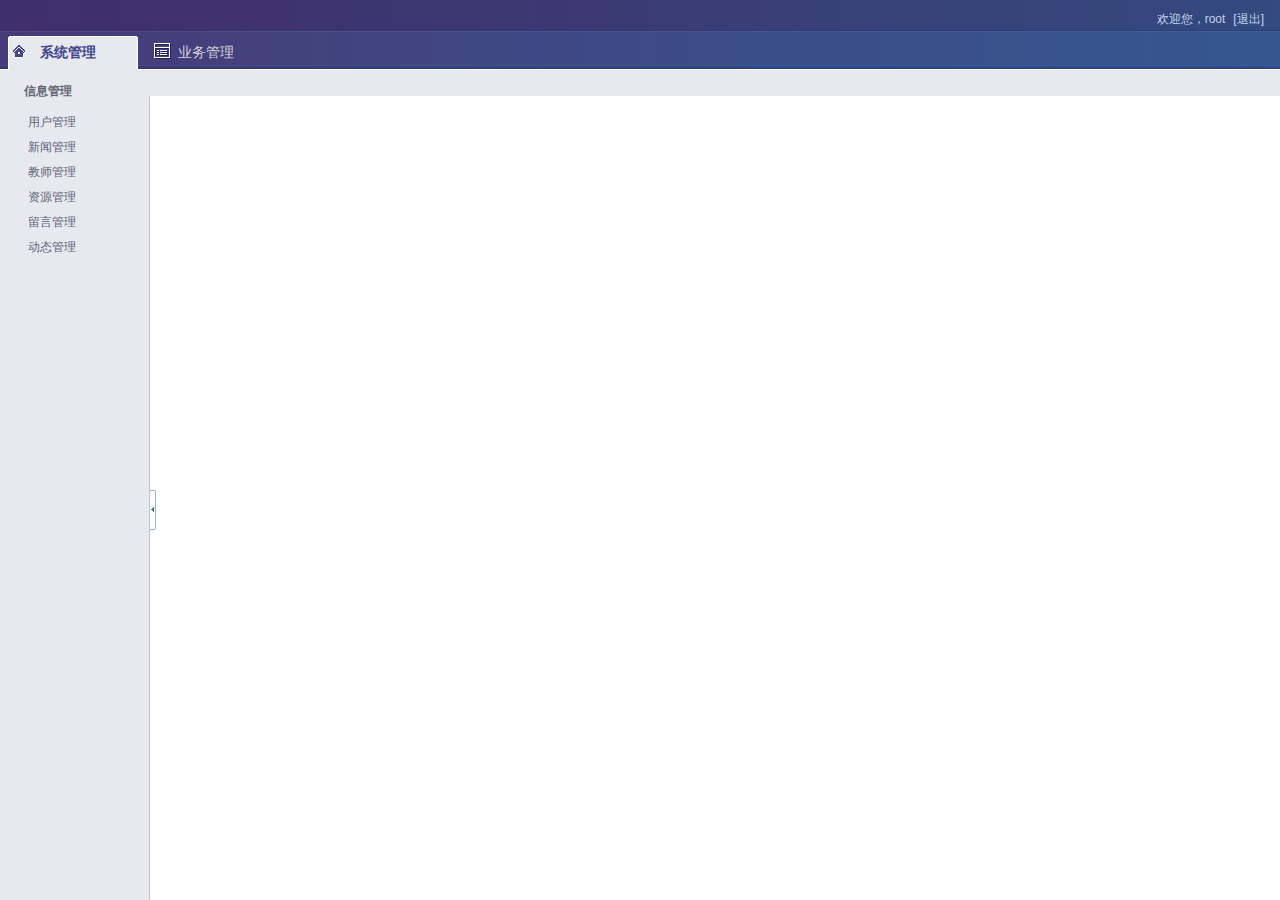
<file: WebRoot/platform/index.html>
<!DOCTYPE HTML>
<html>
 <head>
  <title>后台管理系统www.777moban.com</title>
   <meta http-equiv="Content-Type" content="text/html; charset=utf-8" />
   <link href="assets/css/dpl-min.css" rel="stylesheet" type="text/css" />
  <link href="assets/css/bui-min.css" rel="stylesheet" type="text/css" />
   <link href="assets/css/main-min.css" rel="stylesheet" type="text/css" />
 </head>
 <body>

  <div class="header">
    
      <div class="dl-title">
       <!--<img src="/chinapost/Public/assets/img/top.png">-->
      </div>

    <div class="dl-log">欢迎您，<span class="dl-log-user">root</span><a href="/chinapost/index.php?m=Public&a=logout" title="退出系统" class="dl-log-quit">[退出]</a>
    </div>
  </div>
   <div class="content">
    <div class="dl-main-nav">
      <div class="dl-inform"><div class="dl-inform-title"><s class="dl-inform-icon dl-up"></s></div></div>
      <ul id="J_Nav"  class="nav-list ks-clear">
            <li class="nav-item dl-selected"><div class="nav-item-inner nav-home">系统管理</div></li>   <li class="nav-item dl-selected"><div class="nav-item-inner nav-order">业务管理</div></li>       

      </ul>
    </div>
    <ul id="J_NavContent" class="dl-tab-conten">

    </ul>
   </div>
  <script type="text/javascript" src="assets/js/jquery-1.8.1.min.js"></script>
  <script type="text/javascript" src="assets/js/bui-min.js"></script>
  <script type="text/javascript" src="assets/js/common/main-min.js"></script>
  <script type="text/javascript" src="assets/js/config-min.js"></script>
  <script>
    BUI.use('common/main',function(){
      var config = [{id:'1',menu:[{text:'信息管理',items:[{id:'12',text:'用户管理',href:'rightUser.jsp'},{id:'3',text:'新闻管理',href:'rightNews.jsp'},{id:'4',text:'教师管理',href:'teacher.jsp'},{id:'6',text:'资源管理',href:'Menu/index.html'},{id:'6',text:'留言管理',href:'Menu/index.html'},{id:'6',text:'动态管理',href:'Menu/index.html'}]}]},{id:'7',homePage : '9',menu:[{text:'业务管理',items:[{id:'9',text:'培训管理',href:'Node/index.html'}]}]}];
      new PageUtil.MainPage({
        modulesConfig : config
      });
    });
  </script>
 </body>
</html>
</file>
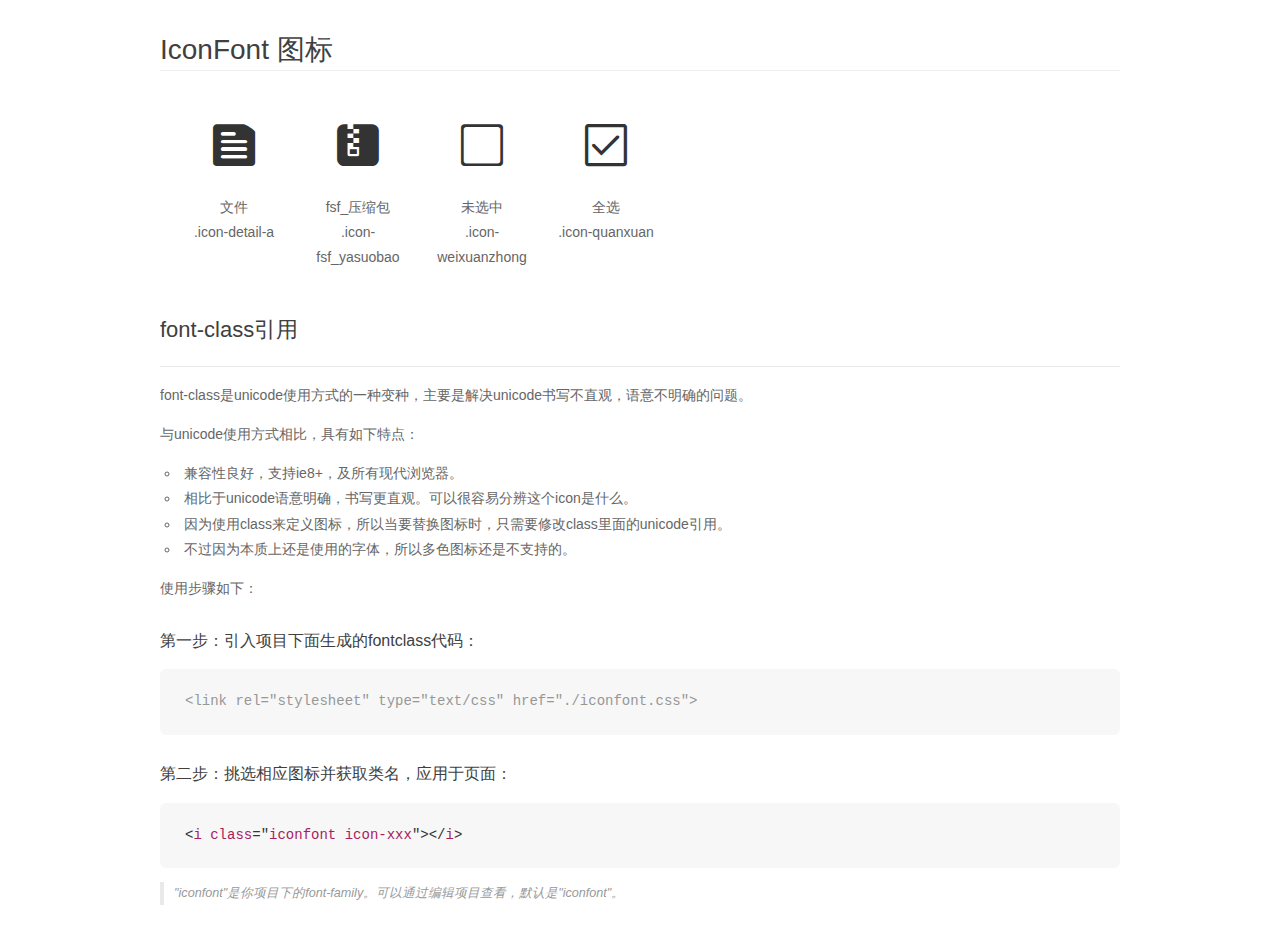
<file: WebRoot/fonts/demo_fontclass.html>
<!DOCTYPE html>
<html>
<head>
    <meta charset="utf-8"/>
    <title>IconFont</title>
    <link rel="stylesheet" href="demo.css">
    <link rel="stylesheet" href="iconfont.css">
</head>
<body>
    <div class="main markdown">
        <h1>IconFont 图标</h1>
        <ul class="icon_lists clear">
            
                <li>
                <i class="icon iconfont icon-detail-a"></i>
                    <div class="name">文件</div>
                    <div class="fontclass">.icon-detail-a</div>
                </li>
            
                <li>
                <i class="icon iconfont icon-fsf_yasuobao"></i>
                    <div class="name">fsf_压缩包</div>
                    <div class="fontclass">.icon-fsf_yasuobao</div>
                </li>
            
                <li>
                <i class="icon iconfont icon-weixuanzhong"></i>
                    <div class="name">未选中</div>
                    <div class="fontclass">.icon-weixuanzhong</div>
                </li>
            
                <li>
                <i class="icon iconfont icon-quanxuan"></i>
                    <div class="name">全选</div>
                    <div class="fontclass">.icon-quanxuan</div>
                </li>
            
        </ul>

        <h2 id="font-class-">font-class引用</h2>
        <hr>

        <p>font-class是unicode使用方式的一种变种，主要是解决unicode书写不直观，语意不明确的问题。</p>
        <p>与unicode使用方式相比，具有如下特点：</p>
        <ul>
        <li>兼容性良好，支持ie8+，及所有现代浏览器。</li>
        <li>相比于unicode语意明确，书写更直观。可以很容易分辨这个icon是什么。</li>
        <li>因为使用class来定义图标，所以当要替换图标时，只需要修改class里面的unicode引用。</li>
        <li>不过因为本质上还是使用的字体，所以多色图标还是不支持的。</li>
        </ul>
        <p>使用步骤如下：</p>
        <h3 id="-fontclass-">第一步：引入项目下面生成的fontclass代码：</h3>


        <pre><code class="lang-js hljs javascript"><span class="hljs-comment">&lt;link rel="stylesheet" type="text/css" href="./iconfont.css"&gt;</span></code></pre>
        <h3 id="-">第二步：挑选相应图标并获取类名，应用于页面：</h3>
        <pre><code class="lang-css hljs">&lt;<span class="hljs-selector-tag">i</span> <span class="hljs-selector-tag">class</span>="<span class="hljs-selector-tag">iconfont</span> <span class="hljs-selector-tag">icon-xxx</span>"&gt;&lt;/<span class="hljs-selector-tag">i</span>&gt;</code></pre>
        <blockquote>
        <p>"iconfont"是你项目下的font-family。可以通过编辑项目查看，默认是"iconfont"。</p>
        </blockquote>
    </div>
</body>
</html>
</file>
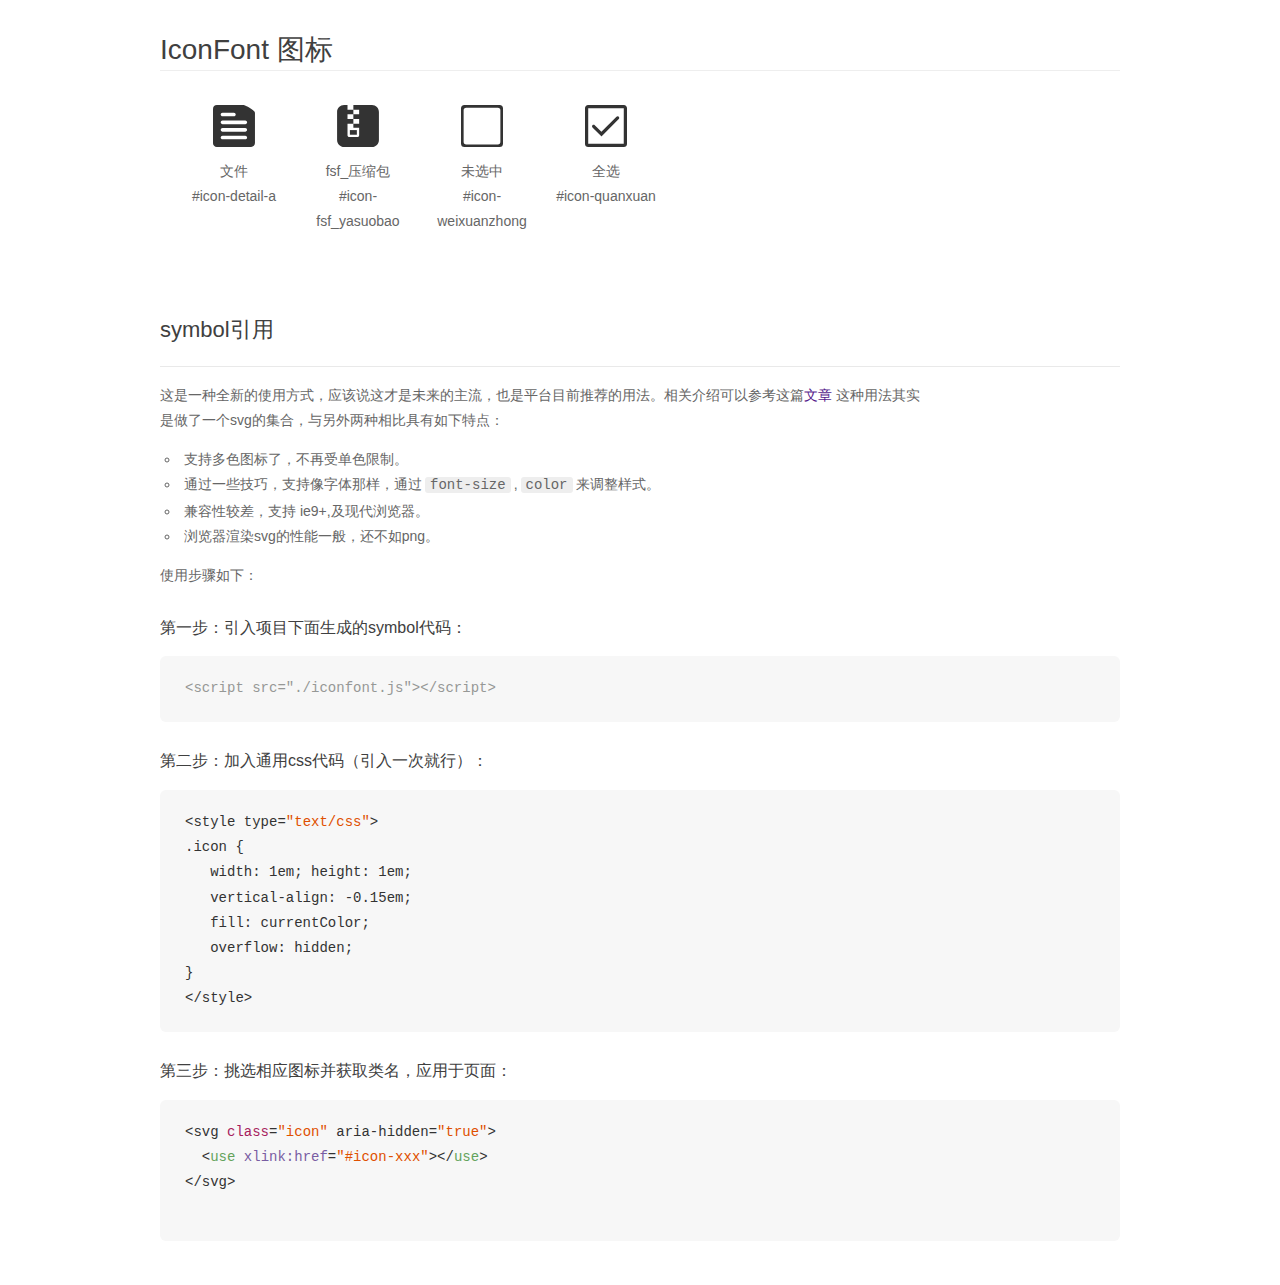
<file: WebRoot/fonts/demo_symbol.html>
<!DOCTYPE html>
<html>
<head>
    <meta charset="utf-8"/>
    <title>IconFont</title>
    <link rel="stylesheet" href="demo.css">
    <script src="iconfont.js"></script>

    <style type="text/css">
        .icon {
          /* 通过设置 font-size 来改变图标大小 */
          width: 1em; height: 1em;
          /* 图标和文字相邻时，垂直对齐 */
          vertical-align: -0.15em;
          /* 通过设置 color 来改变 SVG 的颜色/fill */
          fill: currentColor;
          /* path 和 stroke 溢出 viewBox 部分在 IE 下会显示
             normalize.css 中也包含这行 */
          overflow: hidden;
        }

    </style>
</head>
<body>
    <div class="main markdown">
        <h1>IconFont 图标</h1>
        <ul class="icon_lists clear">
            
                <li>
                    <svg class="icon" aria-hidden="true">
                        <use xlink:href="#icon-detail-a"></use>
                    </svg>
                    <div class="name">文件</div>
                    <div class="fontclass">#icon-detail-a</div>
                </li>
            
                <li>
                    <svg class="icon" aria-hidden="true">
                        <use xlink:href="#icon-fsf_yasuobao"></use>
                    </svg>
                    <div class="name">fsf_压缩包</div>
                    <div class="fontclass">#icon-fsf_yasuobao</div>
                </li>
            
                <li>
                    <svg class="icon" aria-hidden="true">
                        <use xlink:href="#icon-weixuanzhong"></use>
                    </svg>
                    <div class="name">未选中</div>
                    <div class="fontclass">#icon-weixuanzhong</div>
                </li>
            
                <li>
                    <svg class="icon" aria-hidden="true">
                        <use xlink:href="#icon-quanxuan"></use>
                    </svg>
                    <div class="name">全选</div>
                    <div class="fontclass">#icon-quanxuan</div>
                </li>
            
        </ul>


        <h2 id="symbol-">symbol引用</h2>
        <hr>

        <p>这是一种全新的使用方式，应该说这才是未来的主流，也是平台目前推荐的用法。相关介绍可以参考这篇<a href="">文章</a>
        这种用法其实是做了一个svg的集合，与另外两种相比具有如下特点：</p>
        <ul>
          <li>支持多色图标了，不再受单色限制。</li>
          <li>通过一些技巧，支持像字体那样，通过<code>font-size</code>,<code>color</code>来调整样式。</li>
          <li>兼容性较差，支持 ie9+,及现代浏览器。</li>
          <li>浏览器渲染svg的性能一般，还不如png。</li>
        </ul>
        <p>使用步骤如下：</p>
        <h3 id="-symbol-">第一步：引入项目下面生成的symbol代码：</h3>
        <pre><code class="lang-js hljs javascript"><span class="hljs-comment">&lt;script src="./iconfont.js"&gt;&lt;/script&gt;</span></code></pre>
        <h3 id="-css-">第二步：加入通用css代码（引入一次就行）：</h3>
        <pre><code class="lang-js hljs javascript">&lt;style type=<span class="hljs-string">"text/css"</span>&gt;
.icon {
   width: <span class="hljs-number">1</span>em; height: <span class="hljs-number">1</span>em;
   vertical-align: <span class="hljs-number">-0.15</span>em;
   fill: currentColor;
   overflow: hidden;
}
&lt;<span class="hljs-regexp">/style&gt;</span></code></pre>
        <h3 id="-">第三步：挑选相应图标并获取类名，应用于页面：</h3>
        <pre><code class="lang-js hljs javascript">&lt;svg <span class="hljs-class"><span class="hljs-keyword">class</span></span>=<span class="hljs-string">"icon"</span> aria-hidden=<span class="hljs-string">"true"</span>&gt;<span class="xml"><span class="hljs-tag">
  &lt;<span class="hljs-name">use</span> <span class="hljs-attr">xlink:href</span>=<span class="hljs-string">"#icon-xxx"</span>&gt;</span><span class="hljs-tag">&lt;/<span class="hljs-name">use</span>&gt;</span>
</span>&lt;<span class="hljs-regexp">/svg&gt;
        </span></code></pre>
    </div>
</body>
</html>
</file>
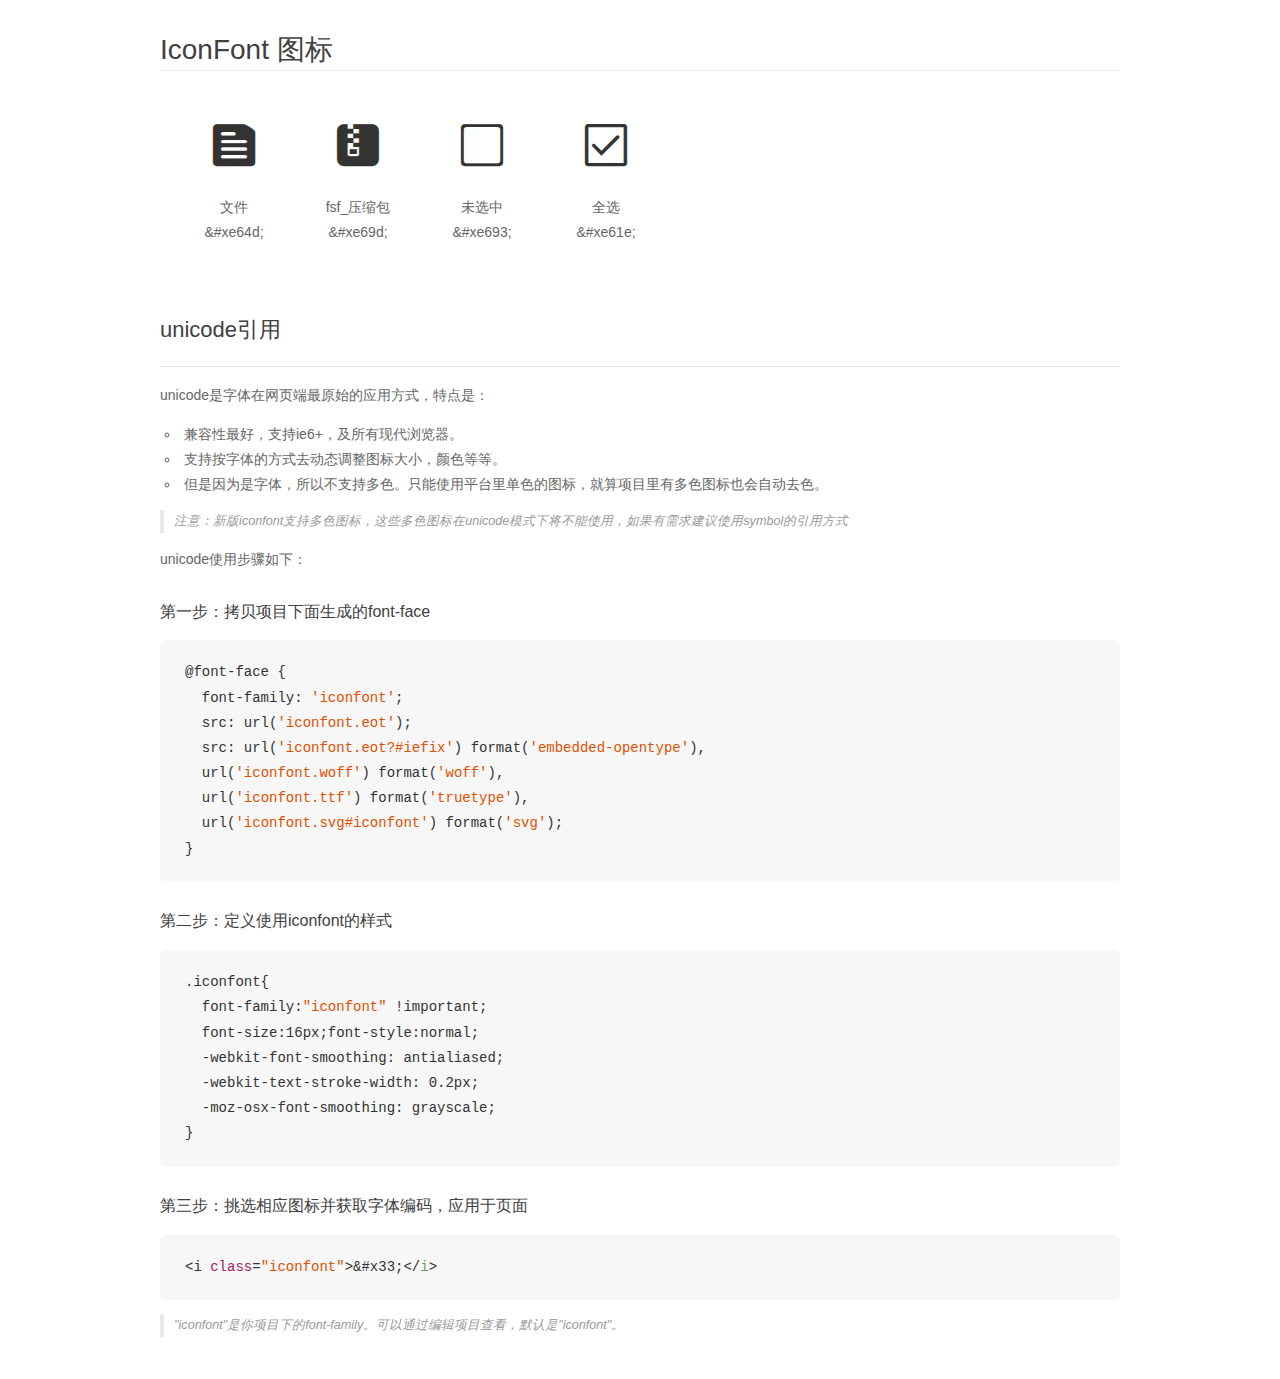
<file: WebRoot/fonts/demo_unicode.html>
<!DOCTYPE html>
<html>
<head>
    <meta charset="utf-8"/>
    <title>IconFont</title>
    <link rel="stylesheet" href="demo.css">

    <style type="text/css">

        @font-face {font-family: "iconfont";
          src: url('iconfont.eot'); /* IE9*/
          src: url('iconfont.eot#iefix') format('embedded-opentype'), /* IE6-IE8 */
          url('iconfont.woff') format('woff'), /* chrome, firefox */
          url('iconfont.ttf') format('truetype'), /* chrome, firefox, opera, Safari, Android, iOS 4.2+*/
          url('iconfont.svg#iconfont') format('svg'); /* iOS 4.1- */
        }

        .iconfont {
          font-family:"iconfont" !important;
          font-size:16px;
          font-style:normal;
          -webkit-font-smoothing: antialiased;
          -webkit-text-stroke-width: 0.2px;
          -moz-osx-font-smoothing: grayscale;
        }

    </style>
</head>
<body>
    <div class="main markdown">
        <h1>IconFont 图标</h1>
        <ul class="icon_lists clear">
            
                <li>
                <i class="icon iconfont">&#xe64d;</i>
                    <div class="name">文件</div>
                    <div class="code">&amp;#xe64d;</div>
                </li>
            
                <li>
                <i class="icon iconfont">&#xe69d;</i>
                    <div class="name">fsf_压缩包</div>
                    <div class="code">&amp;#xe69d;</div>
                </li>
            
                <li>
                <i class="icon iconfont">&#xe693;</i>
                    <div class="name">未选中</div>
                    <div class="code">&amp;#xe693;</div>
                </li>
            
                <li>
                <i class="icon iconfont">&#xe61e;</i>
                    <div class="name">全选</div>
                    <div class="code">&amp;#xe61e;</div>
                </li>
            
        </ul>
        <h2 id="unicode-">unicode引用</h2>
        <hr>

        <p>unicode是字体在网页端最原始的应用方式，特点是：</p>
        <ul>
        <li>兼容性最好，支持ie6+，及所有现代浏览器。</li>
        <li>支持按字体的方式去动态调整图标大小，颜色等等。</li>
        <li>但是因为是字体，所以不支持多色。只能使用平台里单色的图标，就算项目里有多色图标也会自动去色。</li>
        </ul>
        <blockquote>
        <p>注意：新版iconfont支持多色图标，这些多色图标在unicode模式下将不能使用，如果有需求建议使用symbol的引用方式</p>
        </blockquote>
        <p>unicode使用步骤如下：</p>
        <h3 id="-font-face">第一步：拷贝项目下面生成的font-face</h3>
        <pre><code class="lang-js hljs javascript">@font-face {
  font-family: <span class="hljs-string">'iconfont'</span>;
  src: url(<span class="hljs-string">'iconfont.eot'</span>);
  src: url(<span class="hljs-string">'iconfont.eot?#iefix'</span>) format(<span class="hljs-string">'embedded-opentype'</span>),
  url(<span class="hljs-string">'iconfont.woff'</span>) format(<span class="hljs-string">'woff'</span>),
  url(<span class="hljs-string">'iconfont.ttf'</span>) format(<span class="hljs-string">'truetype'</span>),
  url(<span class="hljs-string">'iconfont.svg#iconfont'</span>) format(<span class="hljs-string">'svg'</span>);
}
</code></pre>
        <h3 id="-iconfont-">第二步：定义使用iconfont的样式</h3>
        <pre><code class="lang-js hljs javascript">.iconfont{
  font-family:<span class="hljs-string">"iconfont"</span> !important;
  font-size:<span class="hljs-number">16</span>px;font-style:normal;
  -webkit-font-smoothing: antialiased;
  -webkit-text-stroke-width: <span class="hljs-number">0.2</span>px;
  -moz-osx-font-smoothing: grayscale;
}
</code></pre>
        <h3 id="-">第三步：挑选相应图标并获取字体编码，应用于页面</h3>
        <pre><code class="lang-js hljs javascript">&lt;i <span class="hljs-class"><span class="hljs-keyword">class</span></span>=<span class="hljs-string">"iconfont"</span>&gt;&amp;#x33;<span class="xml"><span class="hljs-tag">&lt;/<span class="hljs-name">i</span>&gt;</span></span></code></pre>

        <blockquote>
        <p>"iconfont"是你项目下的font-family。可以通过编辑项目查看，默认是"iconfont"。</p>
        </blockquote>
    </div>


</body>
</html>
</file>
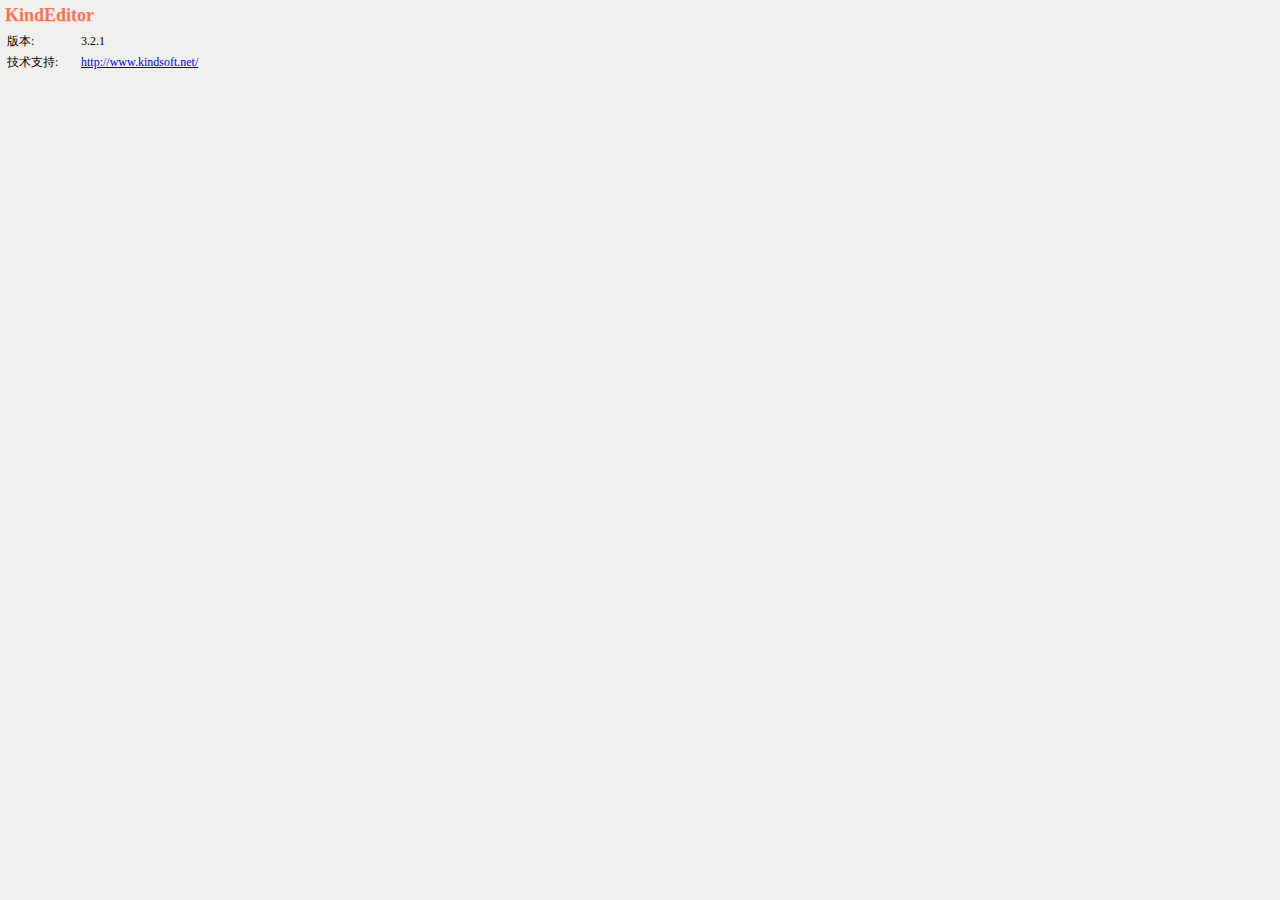
<file: WebRoot/editor/plugins/about.html>
<!DOCTYPE html PUBLIC "-//W3C//DTD XHTML 1.0 Transitional//EN" "http://www.w3.org/TR/xhtml1/DTD/xhtml1-transitional.dtd">
<html xmlns="http://www.w3.org/1999/xhtml">
<head>
  <meta http-equiv="content-type" content="text/html; charset=utf-8" />
  <title>About</title>
  <style type="text/css" rel="stylesheet">
    body {
    font-size:12px;
    margin: 5px;
    background-color:#F0F0EE;
    }
    div.title {
    font-size: 18px;
    font-weight: bold;
    color: #FB7155;
    margin-bottom: 5px;
    }
    td.left {
    font-size: 12px;
    width: 70px;
    padding: 2px;
    }
    td.right {
    font-size: 12px;
    padding: 2px;
    }
  </style>
</head>
<body>
  <div class="title">KindEditor</div>
  <table border="0" cellpadding="0" cellspacing="0">
    <tr>
      <td class="left">版本: </td>
      <td class="right">3.2.1</td>
    </tr>
    <tr>
      <td class="left">技术支持: </td>
      <td class="right"><a href="http://www.kindsoft.net/" target="_blank">http://www.kindsoft.net/</a></td>
    </tr>
  </table>
</body>
</html>
</file>
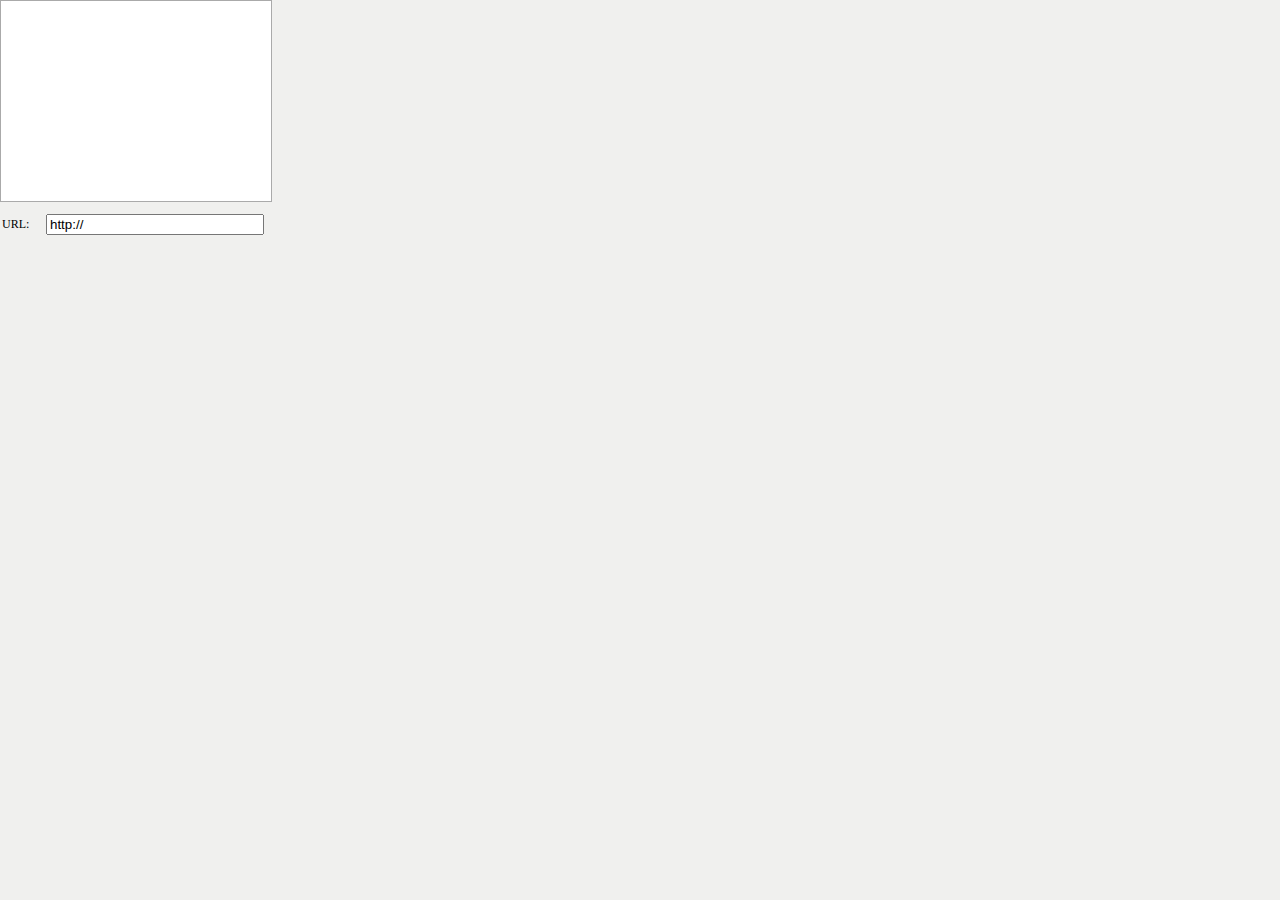
<file: WebRoot/editor/plugins/flash.html>
<!DOCTYPE html PUBLIC "-//W3C//DTD XHTML 1.0 Transitional//EN" "http://www.w3.org/TR/xhtml1/DTD/xhtml1-transitional.dtd">
<html xmlns="http://www.w3.org/1999/xhtml">
<head>
  <meta http-equiv="content-type" content="text/html; charset=utf-8" />
  <title>Flash</title>
  <style type="text/css" rel="stylesheet">
    body {
    font-size:12px;
    margin: 0px;
    background-color:#F0F0EE;
    }
    td.left {
    font-size:12px;
    width: 40px;
    padding: 2px;
    }
    td.right {
    font-size:12px;
    padding: 2px;
    }
    div.preview {
    border: 1px solid #AAAAAA;
    background-color: #FFFFFF;
    width: 270px;
    height: 200px;
    margin: 0px 0px 10px 0px;
    }
    div.preview div {
    margin: 5px;
    }
  </style>
</head>
<body>
  <div class="preview"><div id="previewDiv"></div></div>
  <table border="0" cellpadding="0" cellspacing="0">
    <tr>
      <td class="left">URL:</td>
      <td class="right">
        <input type="text" id="url" name="url" value="http://" maxlength="255" style="width:210px;" />
      </td>
    </tr>
  </table>
</body>
</html>
</file>
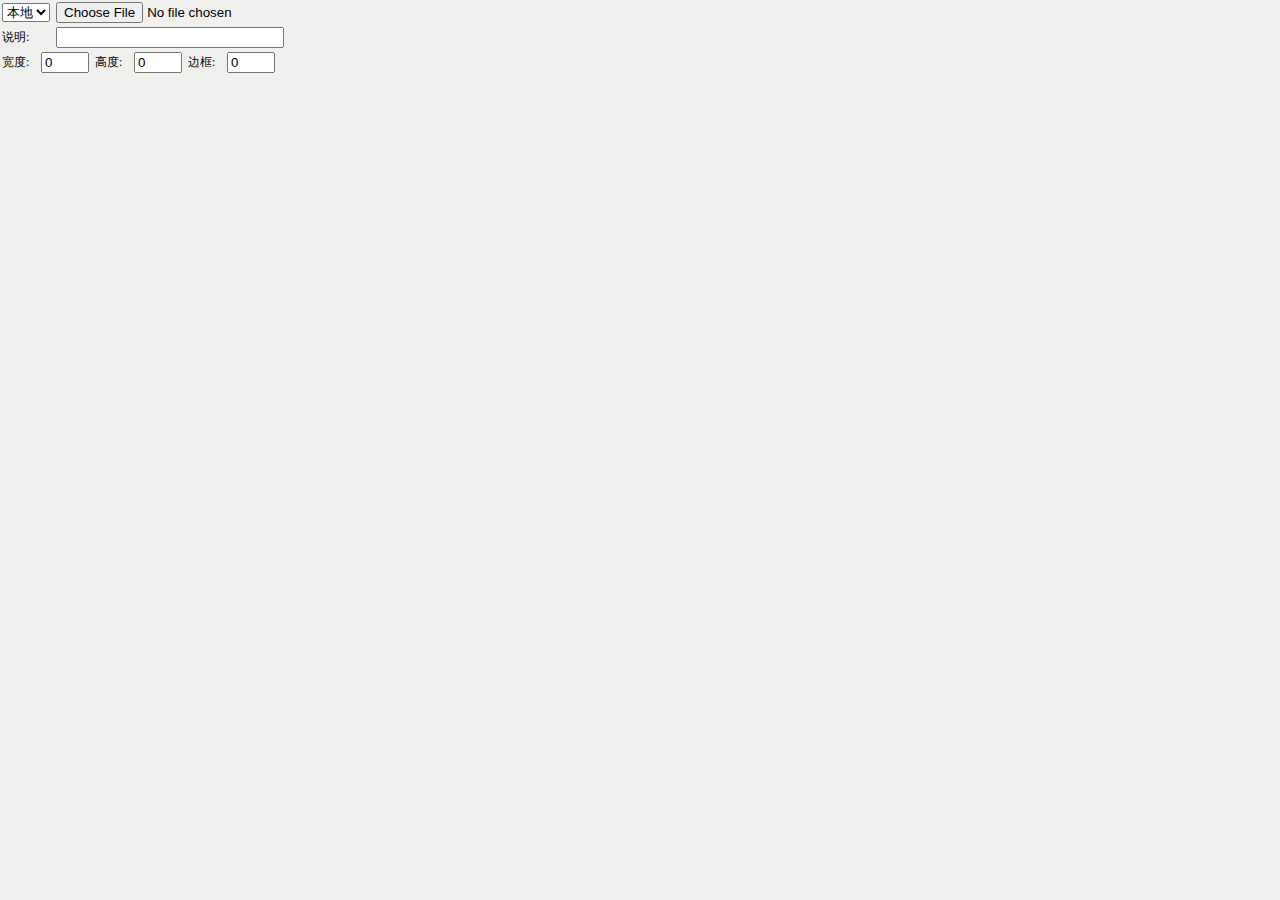
<file: WebRoot/editor/plugins/image.html>
<!DOCTYPE html PUBLIC "-//W3C//DTD XHTML 1.0 Transitional//EN" "http://www.w3.org/TR/xhtml1/DTD/xhtml1-transitional.dtd">
<html xmlns="http://www.w3.org/1999/xhtml">
<head>
  <meta http-equiv="content-type" content="text/html; charset=utf-8" />
  <title>Image</title>
  <style type="text/css" rel="stylesheet">
    body {
    font-size:12px;
    margin: 0px;
    background-color:#F0F0EE;
    overflow: hidden;
    }
    td.left1 {
    font-size:12px;
    width: 50px;
    padding: 2px;
    }
    td.right1 {
    font-size:12px;
    padding: 2px;
    }
    td.left2 {
    font-size:12px;
    width: 35px;
    padding: 2px;
    }
    td.right2 {
    font-size:12px;
    padding: 2px;
    width: 50px;
    }
  </style>
  <script type="text/javascript">
    function changeType(obj) {
        if (obj.value == 1) {
            document.getElementById('url').style.display = 'none';
            document.getElementById('imgFile').style.display = 'block';
        } else {
            document.getElementById('url').style.display = 'block';
            document.getElementById('imgFile').style.display = 'none';
        }
    }
  </script>
</head>
<body>
  <form name="uploadForm" method="post" enctype="multipart/form-data" action="./../php/upload.php">
    <input type="hidden" id="editorId" name="id" value="" />
    <table border="0" cellpadding="0" cellspacing="0">
      <tr>
        <td class="left1">
          <select id="type" name="type" onchange="javascript:changeType(this);">
            <option value="1" selected="selected">本地</option>
            <option value="2">远程</option>
          </select>
        </td>
        <td class="right1">
          <input type="file" id="imgFile" name="imgFile" style="width:220px;" />
          <input type="text" id="url" name="url" value="http://" maxlength="255" style="width:220px;display:none;" />
        </td>
      </tr>
      <tr>
        <td class="left1">说明:</td>
        <td class="right1">
          <input type="text" id="imgTitle" name="imgTitle" value="" maxlength="100" style="width:220px;" />
        </td>
      </tr>
    </table>
    <table border="0" cellpadding="0" cellspacing="0">
      <tr>
        <td class="left2">宽度: </td>
        <td class="right2">
          <input type="text" name="imgWidth" id="imgWidth" value="0" maxlength="4" style="width:40px;" />
        </td>
        <td class="left2">高度: </td>
        <td class="right2">
          <input type="text" name="imgHeight" id="imgHeight" value="0" maxlength="4" style="width:40px;" />
        </td>
        <td class="left2">边框: </td>
        <td class="right2">
          <input type="text" name="imgBorder" id="imgBorder" value="0" maxlength="1" style="width:40px;" />
        </td>
      </tr>
    </table>
  </form>
</body>
</html>
</file>
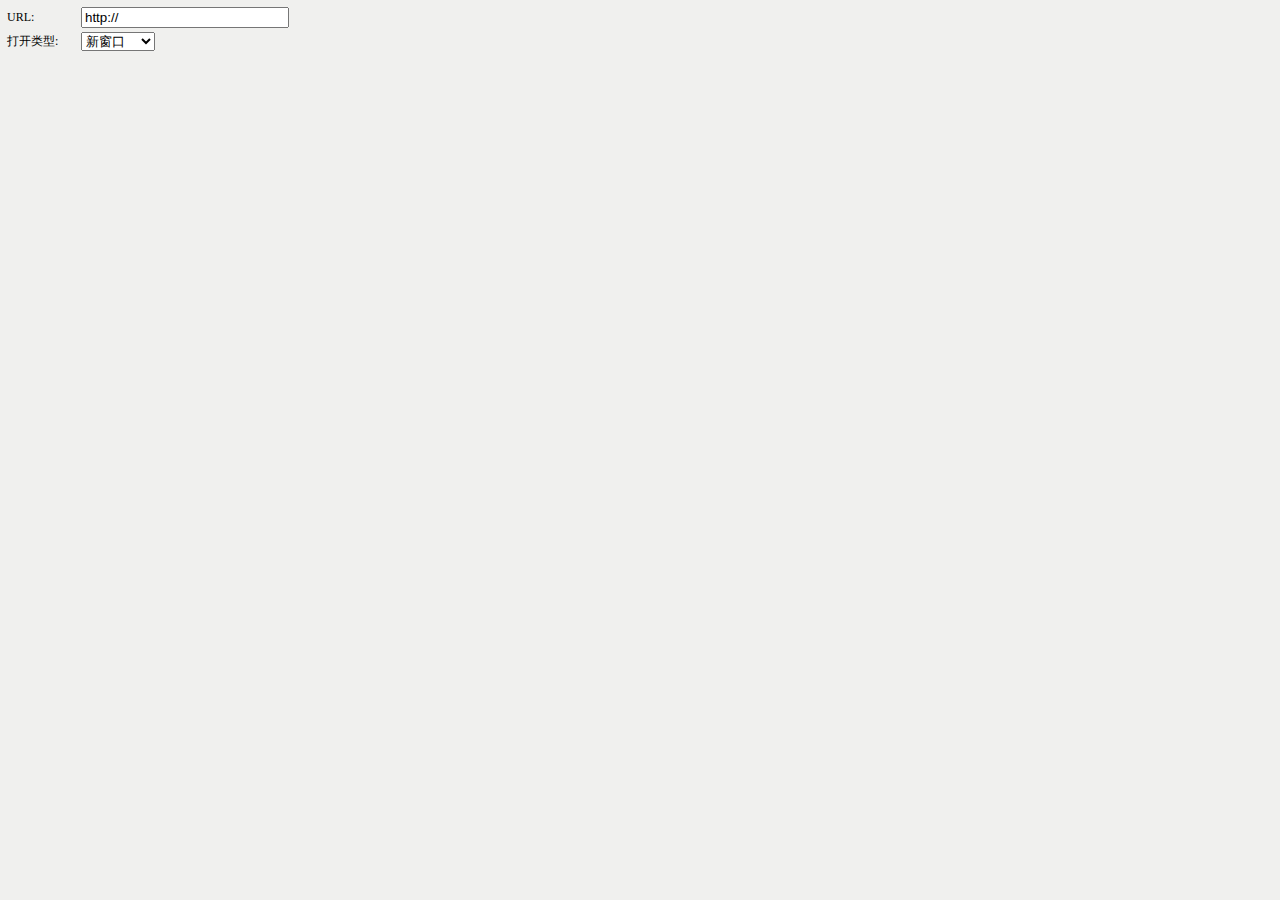
<file: WebRoot/editor/plugins/link.html>
<!DOCTYPE html PUBLIC "-//W3C//DTD XHTML 1.0 Transitional//EN" "http://www.w3.org/TR/xhtml1/DTD/xhtml1-transitional.dtd">
<html xmlns="http://www.w3.org/1999/xhtml">
<head>
  <meta http-equiv="content-type" content="text/html; charset=utf-8" />
  <title>Link</title>
  <style type="text/css" rel="stylesheet">
    body {
    font-size:12px;
    margin: 5px;
    background-color:#F0F0EE;
    }
    td.left {
    font-size: 12px;
    width: 70px;
    padding: 2px;
    }
    td.right {
    padding: 2px;
    }
  </style>
</head>
<body>
  <table border="0" cellpadding="0" cellspacing="0">
    <tr>
      <td class="left">URL: </td>
      <td class="right"><input type="text" id="hyperLink" name="hyperLink" value="http://" style="width:200px;" /></td>
    </tr>
    <tr>
      <td class="left">打开类型: </td>
      <td class="right">
        <select id="linkType" name="linkType">
          <option value="_blank">新窗口</option>
          <option value="_self">当前窗口</option>
        </select>
      </td>
    </tr>
  </table>
</body>
</html>
</file>
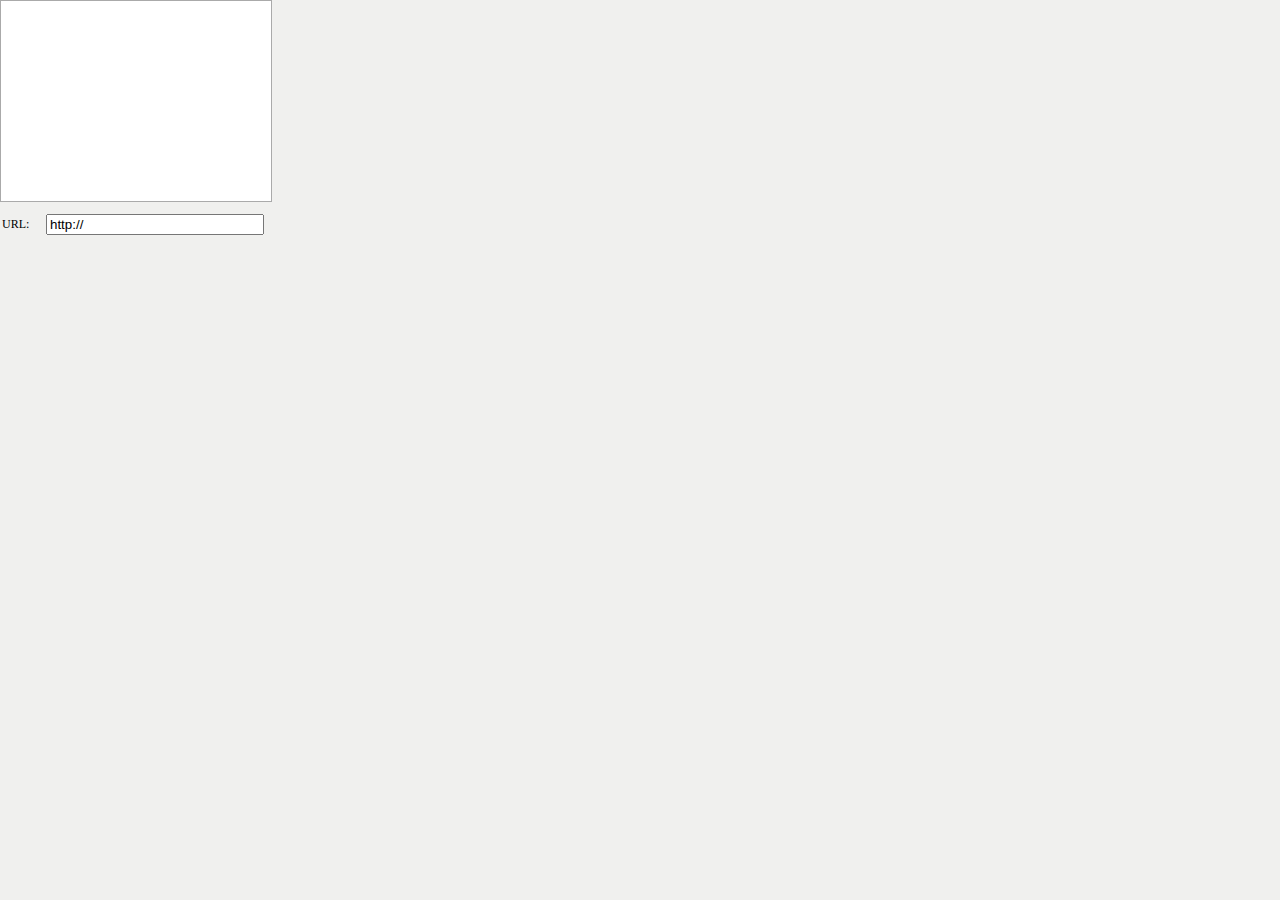
<file: WebRoot/editor/plugins/media.html>
<!DOCTYPE html PUBLIC "-//W3C//DTD XHTML 1.0 Transitional//EN" "http://www.w3.org/TR/xhtml1/DTD/xhtml1-transitional.dtd">
<html xmlns="http://www.w3.org/1999/xhtml">
<head>
  <meta http-equiv="content-type" content="text/html; charset=utf-8" />
  <title>Media</title>
  <style type="text/css" rel="stylesheet">
    body {
    font-size:12px;
    margin: 0px;
    background-color:#F0F0EE;
    }
    td.left {
    font-size:12px;
    width: 40px;
    padding: 2px;
    }
    td.right {
    font-size:12px;
    padding: 2px;
    }
    div.preview {
    border: 1px solid #AAAAAA;
    background-color: #FFFFFF;
    width: 270px;
    height: 200px;
    margin: 0px 0px 10px 0px;
    }
    div.preview div {
    margin: 5px;
    }
  </style>
</head>
<body>
  <div class="preview"><div id="previewDiv"></div></div>
  <table border="0" cellpadding="0" cellspacing="0">
    <tr>
      <td class="left">URL:</td>
      <td class="right">
        <input type="text" id="url" name="url" value="http://" maxlength="255" style="width:210px;" />
      </td>
    </tr>
  </table>
</body>
</html>
</file>
<file: WebRoot/platform/assets/css/bui-min.css>
.clearfix{*zoom:1;}.clearfix:before,.clearfix:after{display:table;content:"";}.clearfix:after{clear:both;}.hide-text{overflow:hidden;text-indent:100%;white-space:nowrap;}.input-block-level{display:block;width:100%;min-height:28px;-webkit-box-sizing:border-box;-moz-box-sizing:border-box;-ms-box-sizing:border-box;box-sizing:border-box;}.bui-menu{list-style:none;margin:0;}.bui-menu .bui-menu-item{cursor:pointer;}.bui-side-menu{height:100%;text-align:left;overflow-y:auto;overflow-x:hidden;padding:0 3px;}.bui-side-menu .bui-menu-title,.bui-side-menu .bui-menu-title s,.bui-side-menu .menu-second a,.bui-side-menu .menu-second em{background:url("http://img04.taobaocdn.com/tps/i4/T1GgTxXm4qXXaGyjny-500-188.png") -9999px -9999px no-repeat;}.bui-side-menu a{color:#5c637b;outline:none;}.bui-side-menu a:hover{color:#414da7;text-decoration:none;}.bui-side-menu a:active{color:#5c637b;}.bui-side-menu .bui-menu-item-collapsed .bui-menu{display:none;}.bui-side-menu .bui-menu-item-collapsed .bui-menu-title s{background-position:0 -30px;}.bui-side-menu .menu-second{padding-top:1px;outline:0;}.bui-side-menu .menu-second .bui-menu{margin-top:5px;}.bui-side-menu .menu-second .bui-menu-item{outline:0;line-height:20px;}.bui-side-menu .menu-second .bui-menu-item a{height:20px;text-indent:24px;overflow:hidden;margin-bottom:5px;display:block;}.bui-side-menu .menu-second .bui-menu-item a em{display:block;margin:0 1px;font-style:normal;text-align:left;overflow:hidden;height:19px;line-height:22px;cursor:pointer;_line-height:20px;}.bui-side-menu .menu-second .bui-menu-item-selected a{color:#fff;background-position:0 -130px;}.bui-side-menu .menu-second .bui-menu-item-selected a em{background-position:right -100px;}.bui-side-menu .bui-menu-title-text{float:left;overflow:hidden;height:14px;line-height:14px;display:block;_margin-top:-2px;}.bui-side-menu .bui-menu-title{margin:0 1px;background-position:0 15px;height:17px;color:#636775;font-weight:bold;overflow:hidden;line-height:25px;vertical-align:middle;padding:8px 0 5px 5px;}.bui-side-menu .bui-menu-title s{width:10px;height:10px;overflow:hidden;display:block;float:left;margin-right:5px;margin-top:1px;background-position:0 -71px;}.bui-pop-menu{border:1px solid #c3c3d6;background-color:#fff;padding:2px 0;}.bui-pop-menu .bui-menu-item{padding:3px 15px;}.bui-pop-menu .bui-menu-item-hover{background-color:#36c;color:#fff;}.bui-context-menu{position:absolute;border:1px solid #c3c3d6;background-color:#e8e9ef;padding:2px;z-index:1100;background:url("http://img04.taobaocdn.com/tps/i4/T1J_T4XjRfXXaZ8J6X-2-340.gif") repeat-y 28px 0 #e8e9ef;}.bui-context-menu .bui-menu-item{white-space:nowrap;overflow:hidden;position:relative;padding:0;}.bui-context-menu .bui-menu-item .x-caret{position:absolute;right:10px;top:10px;}.bui-context-menu .bui-menu-item-sparator{border-top:1px solid #c3c3d6;height:1px;background-color:white;margin-left:27px;}.bui-context-menu .bui-menu-item-link{cursor:default;display:block;*zoom:1;width:134px;height:24px;margin:1px;padding:0 2px;text-decoration:none;border:1px solid transparent;_border-color:tomato;_filter:chroma(color=#ff6347);}.bui-context-menu .bui-menu-item-icon{display:inline-block;*display:inline;*zoom:1;width:16px;height:16px;margin:0 11px 0 2px;border:0 solid white;}.bui-context-menu .bui-menu-item-hover{background-color:#e8e9ef;}.bui-context-menu .bui-menu-item-open .bui-menu-item-link,.bui-context-menu .bui-menu-item-hover .bui-menu-item-link{background-color:#E0E6FC;border:1px solid #A9B9F5;-webkit-border-radius:2px;-moz-border-radius:2px;border-radius:2px;cursor:pointer;overflow:hidden;}.bui-context-menu .bui-menu-item-text{color:#333;font-size:11px;_font-size:12px;line-height:20px;*zoom:1;}.bui-context-menu .bui-menu-item-disabled{outline:none;}.bui-context-menu .bui-menu-item-disabled .bui-menu-item-text{color:#999;}.bui-context-menu .bui-menu-item-disabled .bui-menu-item-icon{opacity:.5;filter:alpha(opacity=50);}.button-tabs .bui-tab-item-selected{color:#fff;font-weight:bold;background-color:#6c8ffc;background-image:-moz-linear-gradient(top,#6c9dfc,#6c79fc);background-image:-ms-linear-gradient(top,#6c9dfc,#6c79fc);background-image:-webkit-gradient(linear,0 0,0 100%,from(#6c9dfc),to(#6c79fc));background-image:-webkit-linear-gradient(top,#6c9dfc,#6c79fc);background-image:-o-linear-gradient(top,#6c9dfc,#6c79fc);background-image:linear-gradient(top,#6c9dfc,#6c79fc);background-repeat:repeat-x;filter:progid:DXImageTransform.Microsoft.gradient(startColorstr='#6c9dfc',endColorstr='#6c79fc',GradientType=0);border-color:#6c79fc #6c79fc #2135fa;border-color:rgba(0,0,0,0.1) rgba(0,0,0,0.1) rgba(0,0,0,0.25);border:1px solid #5984de;}.button-tabs .bui-tab-item-selected:hover,.button-tabs .bui-tab-item-selected:active,.button-tabs .bui-tab-item-selected.active,.button-tabs .bui-tab-item-selected.disabled{background-color:#6c79fc;}.button-tabs .bui-tab-item-selected[disabled]{background-color:#6c79fc;}.button-tabs .bui-tab-item-selected:active,.button-tabs .bui-tab-item-selected.active{background-color:#3a4bfb \9;}.nav-tabs .bui-tab-item{border:1px solid #c3c3d6;border-bottom-color:transparent;margin-bottom:-1px;margin-right:3px;}.nav-tabs .bui-tab-item-text,.nav-tabs a{padding:5px 15px;background-color:#eee;position:relative;display:inline-block;*display:inline;*zoom:1;}.nav-tabs .bui-tab-item-selected{background-color:#fff;-webkit-border-radius:2px 2px 0 0;-moz-border-radius:2px 2px 0 0;border-radius:2px 2px 0 0;}.nav-tabs .bui-tab-item-selected .bui-tab-item-text,.nav-tabs .bui-tab-item-selected a{background-color:#fff;position:relative;border-bottom:-1px;z-index:10;}.link-tabs .bui-tab-item-selected a{color:#36c;}.tab-nav-bar,.tab-nav-arrow,.tab-nav-wrapper,.tab-nav-inner,.bui-nav-tab-item,.tab-item-close{background:url("http://img03.taobaocdn.com/tps/i3/T1SLHBXaXmXXXF.Nbe-140-120.gif") -9999px -9999px no-repeat;}.tab-nav-bar{position:relative;width:100%;z-index:1;overflow:hidden;height:21px;background-position:0 20px;background-repeat:repeat-x;}.tab-content-container{width:100%;}.tab-content-container iframe{border:none;}.tab-content{height:100%;}.tab-nav-arrow{display:block;position:absolute;text-decoration:none;overflow:hidden;width:13px;height:13px;text-indent:-99px;top:4px;}.arrow-left{background-position:0 -60px;left:5px;}.arrow-left-active .arrow-left{background-position:-40px -60px;cursor:pointer;}.arrow-right{background-position:-20px -60px;right:5px;}.arrow-right-active .arrow-right{background-position:-100px -60px;cursor:pointer;}.tab-nav-wrapper{margin:0 23px;background-position:0 -100px;background-repeat:repeat-x;}.tab-nav-inner{background-position:0 20px;background-repeat:repeat-x;background-color:#e2eaf4;margin:0 2px;overflow:hidden;position:relative;}.tab-nav-list{position:relative;left:0;padding:0;margin:0;*zoom:1;}.tab-nav-list:before,.tab-nav-list:after{display:table;content:"";}.tab-nav-list:after{clear:both;}.bui-nav-tab-item{background-position:0 -4px;color:#263e74;float:left;width:87px;height:21px;margin-right:-12px;position:relative;cursor:pointer;padding:0 33px 0 20px;z-index:1;overflow:hidden;}.tab-item-title{cursor:pointer;}.tab-nav-actived{background-position:0 -29px;z-index:2;}.tab-item-close{display:block;position:absolute;text-decoration:none;overflow:hidden;cursor:pointer;width:13px;height:13px;text-indent:-99px;top:4px;right:17px;background-position:0 -80px;}.tab-item-close:hover{background-position:-20px -80px;}.bui-select-list{border:1px solid #c3c3d6;background-color:#fff;overflow:auto;}.bui-select-list .bui-list-item{padding:2px 4px 2px 8px;-webkit-user-select:none;-moz-user-select:none;-o-user-select:none;user-select:none;cursor:pointer;border:1px solid #fff;-webkit-border-radius:3px;-moz-border-radius:3px;border-radius:3px;margin:1px;padding-left:8px;*zoom:1;}.bui-select-list .bui-list-item-hover{background:#dee5ff;border:1px solid #ccd7ff;}.bui-select-list .bui-list-item-selected{background:#ccd7ff;border:1px solid #99afff;}.bui-select-list .bui-list-item-disabled{background:none;color:#ccc;cursor:default;}.bui-select-list .bui-list-item-disabled a{color:#ccc;cursor:default;}.bui-select-list .bui-list-item-disabled a:hover{text-decoration:none;}.bui-select{display:inline-block;*display:inline;*zoom:1;}.bui-select .bui-select-input{_border:1px solid #c3c3d6;border-right:none;vertical-align:middle;outline:none;_height:22px;_padding:1px 4px;width:118px;}.bui-select .x-icon{vertical-align:middle;cursor:pointer;height:20px;width:20px;-webkit-border-radius:0;-moz-border-radius:0;border-radius:0;}.bui-select .x-caret{vertical-align:middle;}.bui-overlay{position:absolute;left:-9999px;top:-9999px;}.bui-dialog{background-color:#fff;border:1px solid #c3c3d6;-webkit-border-radius:2px;-moz-border-radius:2px;border-radius:2px;-webkit-box-shadow:inset 0 0 0 1px #fff;-moz-box-shadow:inset 0 0 0 1px #fff;box-shadow:inset 0 0 0 1px #fff;position:absolute;background-color:#e8e9ef;z-index:1070;}.bui-picker{z-index:1200;}.bui-dialog .bui-contentbox{background-color:#e8e9ef;margin:1px;}.bui-dialog .bui-stdmod-header{height:22px;line-height:22px;font-size:12px;font-weight:bold;padding-left:4px;color:#333;cursor:move;-webkit-user-select:none;-moz-user-select:none;-o-user-select:none;user-select:none;}.bui-dialog .bui-stdmod-body{background-color:#fff;border:1px solid #c3c3d6;margin:0 4px;padding:20px;}.bui-dialog .bui-stdmod-footer{margin:4px 0;text-align:center;-webkit-user-select:none;-moz-user-select:none;-o-user-select:none;user-select:none;}.bui-dialog .bui-stdmod-footer .button{margin-right:15px;vertical-align:baseline;}.bui-dialog .bui-stdmod-footer .button:last-child{margin-right:0;}.bui-dialog a.bui-ext-close{position:absolute;right:6px;top:4px;width:16px;height:16px;text-decoration:none;outline:none;overflow:hidden;cursor:pointer;text-decoration:none;z-index:1;}.bui-dialog .bui-ext-close-x{display:block;font-size:17px;*font-size:16px;height:14px;width:14px;line-height:14px;cursor:pointer;-webkit-border-radius:2px;-moz-border-radius:2px;border-radius:2px;}.bui-message{padding-bottom:10px;}.bui-message .bui-stdmod-body{padding:0 35px 20px;background-color:transparent;border:none;}.bui-message .bui-stdmod-body .x-icon{float:left;}.bui-message .bui-message-content{margin:5px 0 0 40px;line-height:24px;font-weight:bold;font-size:14px;}.bui-message .bui-message-content p{font-weight:normal;}.bui-pagingbar button,.bui-pagingbar .bui-bar-item-button,.bui-pagingbar .bui-pb-page{background:url("http://img03.taobaocdn.com/tps/i3/T1k1v5XhNdXXb0_tkB-191-450.gif") no-repeat -999px -999px transparent;overflow:hidden;}.bui-pagingbar button{height:16px;width:16px;margin:0;text-indent:-100px;*text-indent:0;*font-size:0;border:none;overfow:hidden;}.bui-pagingbar .bui-button-disabled{opacity:1;filter:alpha(opacity=100);}.bui-pagingbar .bui-pb-first button{background-position:3px 2px;}.bui-pagingbar .bui-pb-first .bui-button-disabled{background-position:3px -18px;}.bui-pagingbar .bui-pb-prev button{background-position:-57px 2px;}.bui-pagingbar .bui-pb-prev .bui-button-disabled{background-position:-57px -18px;}.bui-pagingbar .bui-pb-next button{background-position:-37px 2px;}.bui-pagingbar .bui-pb-next .bui-button-disabled{background-position:-37px -18px;}.bui-pagingbar .bui-pb-last button{background-position:-17px 2px;}.bui-pagingbar .bui-pb-last .bui-button-disabled{background-position:-17px -18px;}.bui-pagingbar .bui-bar-item{outline:none;margin:0 2px;vertical-align:middle;}.bui-pagingbar .bui-bar-item-button{padding:1px;}.bui-pagingbar .bui-bar-item-button-hover{background-position:-130px 2px;}.bui-pagingbar .bui-bar-item-button-disabled{background-position:-999px -999px;}.bui-pagingbar .bui-pb-page{color:#9d261d;font:11px tahoma,arial,verdana,sans-serif;height:14px;margin:0;width:20px;vertical-align:baseline;*vertical-align:middle;background-color:white;padding:0 2px;}.bui-pagingbar .bui-bar-item-text{vertical-align:middle;}.bui-pagingbar .bui-pb-skip{background-position:-999px -999px;}.bui-pagingbar .bui-pb-skip button{text-indent:0;background-position:-80px -20px;height:20px;font-size:11px;width:41px;}.bui-pagingbar .bui-pb-skip button:hover{background-position:-150px -20px;}.bui-pagingbar .bui-bar-item-separator{margin:0 5px;}.pagination .bui-bar-item{float:left;margin:0;}.pagination .disabled{_background-color:#fff;}.pagination .disabled a:hover{text-decoration:none;}.bar-btn-add,.bar-btn-del,.bar-btn-edit,.bar-btn-close,.bar-btn-import,.bar-btn-export,.bar-btn-save,.bar-btn-create,.bui-bar-item-separator{background:url("http://img03.taobaocdn.com/tps/i3/T1k1v5XhNdXXb0_tkB-191-450.gif") no-repeat -999px -999px transparent;}.bui-bar-item-separator{height:14px;margin:0 3px 0 2px;width:2px;background-position:-80px 0;vertical-align:middle;}.bui-grid-button-bar{float:left;}.bui-grid-button-bar .bui-bar-item{margin-right:10px;}.bui-grid-button-bar .bar-btn-add,.bui-grid-button-bar .bar-btn-edit,.bui-grid-button-bar .bar-btn-del,.bui-grid-button-bar .bar-btn-close,.bui-grid-button-bar .bar-btn-import,.bui-grid-button-bar .bar-btn-export,.bui-grid-button-bar .bar-btn-save,.bui-grid-button-bar .bar-btn-create{padding-left:18px;}.bui-grid-button-bar .bar-btn-edit{background-position:2px -307px;}.bui-grid-button-bar .bar-btn-add{background-position:-48px -137px;}.bui-grid-button-bar .bar-btn-del{background-position:2px -247px;}.bui-grid-button-bar .bar-btn-close{background-position:-48px -157px;}.bui-grid-button-bar .bar-btn-import{background-position:2px -187px;}.bui-grid-button-bar .bar-btn-export{background-position:2px -217px;}.bui-grid-button-bar .bar-btn-save{background-position:2px -277px;}.bui-grid-button-bar .bar-btn-create{background-position:2px -307px;}.bui-grid-button-bar .button-small [class^="icon-"]{margin:-2px 2px 0 -5px;}.bui-grid-table .sort-asc .bui-grid-sort-icon,.bui-grid-table .sort-desc .bui-grid-sort-icon,.bui-grid-table .bui-grid-hd-menu-trigger,.bui-grid-table .bui-grid-cascade-icon{background-image:url("http://img03.taobaocdn.com/tps/i3/T1k1v5XhNdXXb0_tkB-191-450.gif");background-repeat:no-repeat;}.bui-simple-grid .bui-grid-table{border:1px solid #ddd;}.bui-grid-header{border-top:1px solid #ddd;height:25px;}.bui-grid-body,.bui-grid-height .bui-grid-body .bui-grid-table{border-bottom:1px solid #ddd;}.bui-grid-body,.bui-grid-header{border-right:1px solid #ddd;border-left:1px solid #ddd;}.bui-grid-header{overflow:hidden;*position:relative;}.bui-grid-header .table{margin:0;}.bui-grid-header .bui-grid-table{*position:absolute;*top:0;*left:0;*z-index:100;}.bui-grid-table{width:100%;table-layout:fixed;border-collapse:separate;}.bui-grid,.bui-simple-grid{background-color:#fff;}.bui-grid th.left,.bui-simple-grid th.left,.bui-grid td.left,.bui-simple-grid td.left{text-align:left;}.bui-grid th.right,.bui-simple-grid th.right,.bui-grid td.right,.bui-simple-grid td.right{text-align:right;}.bui-grid th.center,.bui-simple-grid th.center,.bui-grid td.center,.bui-simple-grid td.center{text-align:center;}.bui-grid-border .bui-grid-hd,.bui-grid-border .bui-grid-cell,.bui-grid-border .bui-grid-header-row td{border-left:1px solid #c5c5c5;}.bui-grid-border .bui-grid-cell-empty,.bui-grid-border .bui-grid-hd-empty{border-left:none;}.bui-grid-header-row td,.bui-grid-header-row th{padding:0;margin:0;}th.bui-grid-hd-empty,td.bui-grid-cell-empty{padding:0;margin:0;border-left:none;}.bui-grid-table .bui-grid-hd{border-bottom:1px solid #c5c5c5;text-align:left;cursor:default;}.bui-grid-table tr td:first-child,.bui-grid-table tr th:first-child{border-left-width:0;}.bui-grid-table .bui-grid-hd-inner{background-color:#f4f4f4;background-image:-moz-linear-gradient(top,#fff,#e4e4e4);background-image:-ms-linear-gradient(top,#fff,#e4e4e4);background-image:-webkit-gradient(linear,0 0,0 100%,from(#fff),to(#e4e4e4));background-image:-webkit-linear-gradient(top,#fff,#e4e4e4);background-image:-o-linear-gradient(top,#fff,#e4e4e4);background-image:linear-gradient(top,#fff,#e4e4e4);background-repeat:repeat-x;filter:progid:DXImageTransform.Microsoft.gradient(startColorstr='#ffffff',endColorstr='#e4e4e4',GradientType=0);}.bui-grid-table .bui-grid-hd-inner{height:24px;overflow:hidden;font-weight:normal;background-position:0 0;position:relative;}.bui-grid-table .bui-grid-hd-title{line-height:22px;font-size:12px;padding:0 4px 0 4px;}.bui-grid-table .bui-grid-sort-icon{display:inline-block;*display:inline;*zoom:1;height:15px;width:15px;}.bui-grid-table .bui-grid-hd-menu-trigger{cursor:pointer;display:none;position:absolute;right:0;top:0;width:14px;height:24px;background-position:0 -140px;}.bui-grid-table th.sortable{cursor:pointer;}.bui-grid-table .bui-grid-hd-hover .bui-grid-hd-inner,.bui-grid-table .bui-grid-hd-open .bui-grid-hd-inner{background-color:#e0e6fc;background-image:-moz-linear-gradient(top,#e0e6fc,#e0e6fc);background-image:-ms-linear-gradient(top,#e0e6fc,#e0e6fc);background-image:-webkit-gradient(linear,0 0,0 100%,from(#e0e6fc),to(#e0e6fc));background-image:-webkit-linear-gradient(top,#e0e6fc,#e0e6fc);background-image:-o-linear-gradient(top,#e0e6fc,#e0e6fc);background-image:linear-gradient(top,#e0e6fc,#e0e6fc);background-repeat:repeat-x;filter:progid:DXImageTransform.Microsoft.gradient(startColorstr='#e0e6fc',endColorstr='#e0e6fc',GradientType=0);}.bui-grid-table .bui-grid-hd-hover .bui-grid-hd-menu-trigger,.bui-grid-table .bui-grid-hd-open .bui-grid-hd-menu-trigger{display:block;}.bui-grid-table .sort-asc .bui-grid-sort-icon{background-position:5px -52px;}.bui-grid-table .sort-asc:hover .bui-grid-sort-icon{background-position:5px -92px;}.bui-grid-table .sort-desc .bui-grid-sort-icon{background-position:5px -72px;}.bui-grid-table .sort-desc:hover .bui-grid-sort-icon{background-position:5px -112px;}.bui-grid-table .grid-header-checked-column,.bui-grid-table .bui-grid-row-checked-column{text-align:center;width:30px;vertical-align:middle;border-left-width:0;}.bui-grid-table .grid-header-checked-column .bui-grid-hd-inner,.bui-grid-table .bui-grid-row-checked-column .bui-grid-cell-inner{width:30px;}.bui-grid-table .bui-grid-cell{overflow:hidden;border-top:1px solid #ededed;position:relative;}.bui-grid-table .bui-grid-cell-empty{border-top:1px solid #ededed;}.bui-grid-table .bui-grid-body .bui-grid-row-first td{border-top:none;}.bui-grid-table .bui-grid-body .bui-grid-table{border-bottom:1px solid #ededed;}.bui-grid-table .bui-grid-header-row .bui-grid-cell-empty{line-height:0;border:none;}.bui-grid-table .bui-grid-cell-inner{padding:2px 0;position:relative;overflow:hidden;}.bui-grid-table .bui-grid-cell-text{padding:0 4px;display:block;min-height:20px;min-width:25px;_height:20px;}.bui-grid-table .bui-grid-error-cell .bui-grid-cell-text{padding-right:20px;}.bui-grid-table .bui-grid-error-cell{position:relative;}.bui-grid-table .bui-grid-cell,.bui-grid-table .bui-grid-cell-empty{word-break:break-all;word-wrap:break-word;}.bui-grid-table .grid-command{color:#36c;cursor:pointer;display:inline-block;margin-right:5px;}.bui-grid-table .grid-command:hover{color:#f60;}.bui-grid-table .grid-command.disable{color:#ccc;}td.bui-grid-cell-empty{height:0;line-height:0;}.bui-grid-height .bui-grid-body{overflow-x:auto;overflow-y:scroll;position:relative;}.bui-grid-strip .bui-grid-row-odd{background-color:#fff;}.bui-grid-strip .bui-grid-row-even{background-color:#fafafa;}.bui-simple-grid .bui-grid-table .bui-grid-row-hover,.bui-grid .bui-grid-table .bui-grid-row-hover{background-color:#dee5ff;}.bui-simple-grid .bui-grid-table .bui-grid-row-selected,.bui-grid .bui-grid-table .bui-grid-row-selected{background-color:#ccd7ff;}.bui-grid .bui-pagingbar{float:right;margin-top:3px;}.bui-grid-tbar,.bui-grid-bbar{*zoom:1;}.bui-grid-tbar:before,.bui-grid-bbar:before,.bui-grid-tbar:after,.bui-grid-bbar:after{display:table;content:"";}.bui-grid-tbar:after,.bui-grid-bbar:after{clear:both;}.bui-grid-tbar{height:34px;line-height:34px;}.bui-grid-bbar{background-color:#f4f4f4;background-image:-moz-linear-gradient(top,#fff,#e4e4e4);background-image:-ms-linear-gradient(top,#fff,#e4e4e4);background-image:-webkit-gradient(linear,0 0,0 100%,from(#fff),to(#e4e4e4));background-image:-webkit-linear-gradient(top,#fff,#e4e4e4);background-image:-o-linear-gradient(top,#fff,#e4e4e4);background-image:linear-gradient(top,#fff,#e4e4e4);background-repeat:repeat-x;filter:progid:DXImageTransform.Microsoft.gradient(startColorstr='#ffffff',endColorstr='#e4e4e4',GradientType=0);border:1px solid #ddd;border-top:none;}.bui-grid-radio-container,.bui-grid-checkBox-container{text-align:center;}.bui-grid .x-grid-checkbox{background:url("http://img04.taobaocdn.com/tps/i4/T1YTNJFadfXXX6DYsb-100-100.gif") no-repeat 0 3px transparent;width:13px;height:20px;display:inline-block;*display:inline;*zoom:1;}.x-grid-checkbox:hover{background-position:-16px 3px;}.bui-grid-row-selected .x-grid-checkbox,.checked .x-grid-checkbox{background-position:0 -18px;}.bui-grid-row-disabled .x-grid-checkbox{background-position:-48px 3px;}.bui-grid-row-selected.bui-grid-row-disabled .x-grid-checkbox{background-position:-48px -18px;}.bui-grid-cascade{vertical-align:middle;}.bui-grid-cascade-icon{cursor:pointer;display:inline-block;*display:inline;*zoom:1;height:10px;width:10px;background-position:0 -440px;}.bui-grid-cascade-expand .bui-grid-cascade-icon{background-position:-30px -440px;}.bui-grid-cascade-collapse{display:none;}.grid-column-menu .bui-menu-item-selected .icon{background-position:-144px -72px;}.bui-grid-cell-error{position:absolute;right:10px;top:6px;}.bui-grid-header .table{height:auto;}.bui-grid-summary-row{font-weight:bold;}.bui-grid-summary-row:first-child td{border-top:1px solid #c5c5c5;}.lp-ext-mask,.lp-el-mask,.bui-ext-mask{height:100%;left:0;opacity:.25;filter:alpha(opacity=25);position:absolute;top:0;width:100%;z-index:1040;background-color:#333;}.x-masked SELECT{_visibility:hidden;}.x-masked .bui-dialog SELECT{_visibility:visible;}.x-masked-relative{position:relative!important;}.lp-el-mask-msg,.bui-ext-mask-msg{background:none repeat-x scroll 0 -16px #e8e9ef;border:1px solid #c3c3d6;left:0;padding:2px;position:absolute;top:0;z-index:1050;}.lp-el-mask-msg div{border:1px solid;cursor:wait;padding:5px 10px;background-color:#fff;border-color:#c3c3d6;color:#333;}.x-mask-loading div{background:none no-repeat scroll 5px 5px #fff;line-height:16px;padding:5px 10px 5px 25px;background-image:url("http://img01.taobaocdn.com/tps/i1/T1BHtLFbFdXXaHNz_X-16-16.gif");}.node-info-container,.node-title-container{position:absolute;}.node-info-container{border:1px dashed #c3c3d6;padding:5px;line-height:14px;font-size:11px;z-index:10;opacity:.9;filter:alpha(opacity=90);background-color:#fff;}.node-info-container li{line-height:14px;}.node-info-container .bui-caret{position:absolute;top:-7px;*top:-12px;left:2px;}.node-info-container .table{border:1px solid #c3c3d6;border-left:0;border-bottom:0;border-collapse:separate;border-spacing:0;}.node-info-container .table td,.node-info-container .table th{border-left:1px solid #c3c3d6;border-bottom:1px solid #c3c3d6;}.node-info-container-selected{z-index:11;}.node-pos-top .bui-caret{top:auto;left:auto;bottom:-7px;left:2px;}input.bui-form-field-error,textarea.bui-form-field-error,.bui-form-field-error input[type="text"]{border:1px dotted red;}.x-field-error{margin-left:5px;}.x-field-error .x-field-error-text{padding-left:5px;color:#fe0000;}.bui-form-field-disabled.calendar{background-color:#ebebe4;}.bui-form-tip-container{position:relative;}.bui-form-tip{padding-left:5px;color:#999;}.bui-form-tip .tip-text{margin-left:5px;*white-space:nowrap;}.bui-form-tip .icon{opacity:.5;filter:alpha(opacity=50);}.calendar{background:url("http://img04.taobaocdn.com/tps/i4/T1kBv5XbRbXXb.nqL4-200-300.gif") no-repeat right -130px #fff;}.bui-calendar{border:1px solid #c3c3d6;background-color:#fff;position:relative;}.x-datepicker-arrow .icon{margin-top:2px;*overflow:hidden;}.x-datepicker-arrow .icon-caret-right{margin-left:2px;}.x-datepicker-header{position:relative;height:26px;line-height:26px;background-color:#36c;}.x-datepicker-month{text-align:center;}.month-text-container{display:inline-block;*display:inline;*zoom:1;cursor:pointer;font-weight:bold;color:#fff;}.month-text-container .bui-caret{border-top-color:#fff;margin-left:5px;}.x-datepicker-arrow{line-height:14px;text-align:center;display:inline-block;cursor:pointer;}.x-datepicker-prev,.x-datepicker-next{position:absolute;top:5px;width:14px;height:14px;border:1px solid #3340cc;}.x-datepicker-prev{left:5px;}.x-datepicker-next{right:5px;}.bui-calendar-panel{outline:none;}table.x-datepicker-inner{width:100%;table-layout:fixed;}.x-datepicker-inner,.x-datepicker-inner td,.x-datepicker-inner th{border-collapse:separate;}table.x-datepicker-inner tr{height:20px;}table.x-datepicker-inner th{width:25px;height:19px;padding:0;color:#333;font:normal 10px tahoma,arial,verdana,sans-serif;text-align:right;background-color:#f4f4f4;background-image:-moz-linear-gradient(top,#fff,#e4e4e4);background-image:-ms-linear-gradient(top,#fff,#e4e4e4);background-image:-webkit-gradient(linear,0 0,0 100%,from(#fff),to(#e4e4e4));background-image:-webkit-linear-gradient(top,#fff,#e4e4e4);background-image:-o-linear-gradient(top,#fff,#e4e4e4);background-image:linear-gradient(top,#fff,#e4e4e4);background-repeat:repeat-x;filter:progid:DXImageTransform.Microsoft.gradient(startColorstr='#ffffff',endColorstr='#e4e4e4',GradientType=0);border-bottom:1px solid #c3c3d6;cursor:default;}table.x-datepicker-inner th span{display:block;padding-right:7px;}.x-datepicker-date{border:1px solid;height:17px;border-color:white;text-align:right;padding:0;}.x-datepicker-date a{outline:none;padding-right:4px;display:block;zoom:1;font:normal 11px tahoma,arial,verdana,sans-serif;color:#333;text-decoration:none;text-align:right;border:1px solid #fff;}.x-datepicker-prevday a,.x-datepicker-nextday a,.x-datepicker-disabled a{text-decoration:none!important;color:#aaa;}.x-datepicker-date a:hover{text-decoration:none!important;color:#333;background-color:#dee5ff;border:1px solid #ccd7ff;-webkit-border-radius:3px;-moz-border-radius:3px;border-radius:3px;}.x-datepicker-today a{border:1px solid;color:#36c;border:1px solid #99afff;-webkit-border-radius:3px;-moz-border-radius:3px;border-radius:3px;}.x-datepicker-active{cursor:pointer;color:#333;}.x-datepicker-disabled a:hover{color:#aaa;border-color:#fff;background:none;}.x-datepicker-selected a{background:repeat-x left top;background-color:#ccd7ff;border:1px solid #99afff;-webkit-border-radius:3px;-moz-border-radius:3px;border-radius:3px;}input.x-datepicker-time{width:15px;height:15px;cursor:pointer;}.x-datepicker-second{margin-right:5px;}.bui-calendar-footer,.x-monthpicker-footer{height:30px;line-height:30px;border-top:1px solid #c3c3d6;text-align:center;background-color:#f4f4f4;background-image:-moz-linear-gradient(top,#fff,#e4e4e4);background-image:-ms-linear-gradient(top,#fff,#e4e4e4);background-image:-webkit-gradient(linear,0 0,0 100%,from(#fff),to(#e4e4e4));background-image:-webkit-linear-gradient(top,#fff,#e4e4e4);background-image:-o-linear-gradient(top,#fff,#e4e4e4);background-image:linear-gradient(top,#fff,#e4e4e4);background-repeat:repeat-x;filter:progid:DXImageTransform.Microsoft.gradient(startColorstr='#ffffff',endColorstr='#e4e4e4',GradientType=0);}.bui-calendar-footer .button,.x-monthpicker-footer .button{margin-right:10px;}.bui-calendar-footer button.last,.x-monthpicker-footer button.last{margin-right:0;}.bui-calendar-footer .bui-bar-item-button,.x-monthpicker-footer .bui-bar-item-button{*margin-top:4px;}.bui-monthpicker,.x-monthpicker{border:1px solid #c3c3d6;position:absolute;background-color:#fff;top:0;left:0;}.bui-calendar .bui-monthpicker{top:-1px;left:-1px;}.x-monthpicker-yearnav .icon{margin-top:2px;*margin-left:2px;*overflow:hidden;}.x-monthpicker-months,.x-monthpicker-years{height:167px;width:88px;}.x-monthpicker-months{float:left;border-right:1px solid #c3c3d6;width:87px;}.x-monthpicker-years{margin-left:88px;}.x-monthpicker-item,.x-timepicker .bui-list-item{float:left;margin:4px 0 5px 0;font:normal 11px tahoma,arial,verdana,sans-serif;text-align:center;vertical-align:middle;height:18px;width:43px;border:0 none;}.x-monthpicker-item a,.x-timepicker .bui-list-item a{display:block;margin:0 2px;text-decoration:none;color:#333;border:1px solid white;line-height:17px;}.x-monthpicker-item-selected a,.x-timepicker .bui-list-item-selected a{background-color:#ccd7ff;border:1px solid #99afff;-webkit-border-radius:3px;-moz-border-radius:3px;border-radius:3px;}.x-monthpicker-item-hover a,.x-timepicker .bui-list-item-hover a{color:black;background-color:#dee5ff;border:1px solid #ccd7ff;-webkit-border-radius:3px;-moz-border-radius:3px;border-radius:3px;}.x-monthpicker-yearnav{height:28px;}.x-monthpicker-yearnav .x-icon{margin:6px 12px 5px 13px;cursor:pointer;opacity:.7;filter:alpha(opacity=70);}.x-monthpicker-yearnav .x-icon:hover{opacity:.8;filter:alpha(opacity=80);}.x-timepicker{width:180px;background-color:#fff;border:1px solid #c3c3d6;border-bottom-color:#c3c3d6;}.x-timepicker ul{*zoom:1;}.x-timepicker ul:before,.x-timepicker ul:after{display:table;content:"";}.x-timepicker ul:after{clear:both;}.x-timepicker .bui-list-item{height:15px;width:20px;}.x-editor-tips{-webkit-border-radius:3px;-moz-border-radius:3px;border-radius:3px;border:1px solid #e5a098;background-color:#fff;padding:4px;}.bui-record-editor{padding:3px 0 3px 3px;border:1px solid #c3c3d6;background-color:white;}.bui-record-editor .button{*margin-top:5px;}.bui-record-editor .bui-bar{width:150px;position:absolute;left:40%;background-color:white;border:1px solid #c3c3d6;border-top:none;border-radius:0 0 3px 3px;bottom:-37px;}.bui-record-editor .bui-form-field{padding-right:3px;}.bui-record-editor .x-form-text{background-color:#fff;display:inline-block;height:18px;padding:1px 4px;border:1px solid #c3c3d6;}.bui-tree-list{border:1px solid #c3c3d6;overflow:auto;background-color:#fff;}.bui-tree-list ul{overflow:hidden;}.bui-tree-item{height:20px;cursor:pointer;}.bui-tree-item-hover{background-color:#dee5ff;}.bui-tree-item-selected{background-color:#ccd7ff;}.bui-tree-item-disabled{color:#ccc;}.x-tree-icon{display:inline-block;*display:inline;*zoom:1;vertical-align:top;height:20px;width:16px;}.x-tree-elbow-expander,.x-tree-elbow-dir,.x-tree-elbow-leaf,.x-tree-elbow-line,.x-tree-elbow,.x-tree-elbow-expander-end,.x-tree-elbow-end{background:url("http://img04.taobaocdn.com/tps/i4/T1rbpNFaJXXXbylH7R-80-100.gif") no-repeat -999px -999px transparent;}.x-tree-icon-checkbox{background:url("http://img04.taobaocdn.com/tps/i4/T1YTNJFadfXXX6DYsb-100-100.gif") no-repeat 0 0 transparent;}.x-tree-elbow-expander{background-position:0 0;}.bui-tree-item-expanded .x-tree-elbow-expander{background-position:-16px 0;}.x-tree-elbow-expander:hover{background-position:-32px 0;}.bui-tree-item-expanded .x-tree-elbow-expander:hover{background-position:-48px 0;}.x-tree-elbow-dir,.x-tree-elbow-leaf{margin:2px 3px 0 0;}.x-tree-elbow-dir{background-position:0 -80px;}.bui-tree-item-expanded .x-tree-elbow-dir{background-position:-20px -80px;}.x-tree-elbow-leaf{background-position:-40px -80px;}.x-tree-show-line .x-tree-elbow{background-position:0 -20px;}.x-tree-show-line .x-tree-elbow-end{background-position:-20px -20px;}.x-tree-show-line .x-tree-elbow-line{background-position:-40px -20px;}.x-tree-show-line .x-tree-elbow-expander,.x-tree-show-line .x-tree-elbow-expander:hover{background-position:-60px -40px;}.x-tree-show-line .x-tree-elbow-expander-end{background-position:-20px -40px;}.x-tree-show-line .bui-tree-item-expanded .x-tree-elbow-expander{background-position:-40px -40px;}.x-tree-show-line .bui-tree-item-expanded .x-tree-elbow-expander-end{background-position:0 -40px;}.bui-tree-list .bui-tree-item-loading .x-tree-elbow-expander{background:url("http://img01.taobaocdn.com/tps/i1/T1BHtLFbFdXXaHNz_X-16-16.gif") no-repeat 0 0 transparent;}.bui-tree-item-checked{font-style:italic;}.x-tree-icon-checkbox:hover{background-position:-16px 0;}.bui-tree-item-checked .x-tree-icon-checkbox{background-position:0 -20px;}.bui-tree-item-checked .x-tree-icon-checkbox:hover{background-position:-16px -20px;}.bui-tree-item-partial-checked .x-tree-icon-checkbox{background-position:0 -40px;}.bui-tree-item-partial-checked .x-tree-icon-checkbox:hover{background-position:-16px -40px;}.bui-tree-item-disabled .x-tree-icon-checkbox{background-position:-48px 0;}.bui-tree-item-checked.bui-tree-item-disabled .x-tree-icon-checkbox{background-position:-48px -20px;}.x-align-arrow,.x-align-arrow-inner{border:6px solid transparent;_border-color:tomato;_filter:chroma(color=#ff6347);position:absolute;}.x-align-top .x-align-arrow,.x-align-top-left .x-align-arrow,.x-align-top-right .x-align-arrow{border-top:8px solid #c3c3d6;bottom:-15px;}.x-align-top .x-align-arrow-inner,.x-align-top-left .x-align-arrow-inner,.x-align-top-right .x-align-arrow-inner{border-top:8px solid #fff;top:-9px;left:-6px;}.x-align-top .x-align-arrow,.x-align-bottom .x-align-arrow{left:50%;}.x-align-top-left .x-align-arrow,.x-align-bottom-left .x-align-arrow{left:10px;}.x-align-top-right .x-align-arrow,.x-align-bottom-right .x-align-arrow{right:10px;}.x-align-right .x-align-arrow{border-right:8px solid #c3c3d6;top:50%;left:-15px;}.x-align-right .x-align-arrow-inner{border-right:8px solid #fff;top:-6px;left:-4px;}.x-align-left .x-align-arrow{border-left:8px solid #c3c3d6;top:50%;right:-15px;}.x-align-left .x-align-arrow-inner{border-left:8px solid #fff;top:-6px;left:-9px;}.x-align-bottom .x-align-arrow,.x-align-bottom-left .x-align-arrow,.x-align-bottom-right .x-align-arrow{border-bottom:8px solid #c3c3d6;top:-15px;}.x-align-bottom .x-align-arrow-inner,.x-align-bottom-left .x-align-arrow-inner,.x-align-bottom-right .x-align-arrow-inner{border-bottom:8px solid #fff;top:-5px;left:-6px;}.tips[class^="x-align-top"] .x-align-arrow,.tips[class*=" x-align-top"] .x-align-arrow{border-top-color:#e5e5e5;}.tips[class^="x-align-top"] .x-align-arrow-inner,.tips[class*=" x-align-top"] .x-align-arrow-inner{border-top-color:#fafafa;}.tips.x-align-right .x-align-arrow{border-right-color:#e5e5e5;}.tips.x-align-right .x-align-arrow-inner{border-right-color:#fafafa;}.tips.x-align-left .x-align-arrow{border-left-color:#e5e5e5;}.tips.x-align-left .x-align-arrow-inner{border-left-color:#fafafa;}.tips[class^="x-align-bottom"] .x-align-arrow,.tips[class*=" x-align-bottom"] .x-align-arrow{border-bottom-color:#e5e5e5;}.tips[class^="x-align-bottom"] .x-align-arrow-inner,.tips[class*=" x-align-bottom"] .x-align-arrow-inner{border-bottom-color:#fafafa;}.tips-success[class^="x-align-top"] .x-align-arrow,.tips-success[class*=" x-align-top"] .x-align-arrow{border-top-color:#aae77f;}.tips-success[class^="x-align-top"] .x-align-arrow-inner,.tips-success[class*=" x-align-top"] .x-align-arrow-inner{border-top-color:#f0ffe5;}.tips-success.x-align-right .x-align-arrow{border-right-color:#aae77f;}.tips-success.x-align-right .x-align-arrow-inner{border-right-color:#f0ffe5;}.tips-success.x-align-left .x-align-arrow{border-left-color:#aae77f;}.tips-success.x-align-left .x-align-arrow-inner{border-left-color:#f0ffe5;}.tips-success[class^="x-align-bottom"] .x-align-arrow,.tips-success[class*=" x-align-bottom"] .x-align-arrow{border-bottom-color:#aae77f;}.tips-success[class^="x-align-bottom"] .x-align-arrow-inner,.tips-success[class*=" x-align-bottom"] .x-align-arrow-inner{border-bottom-color:#f0ffe5;}.tips-warning[class^="x-align-top"] .x-align-arrow,.tips-warning[class*=" x-align-top"] .x-align-arrow{border-top-color:#ffb2b2;}.tips-warning[class^="x-align-top"] .x-align-arrow-inner,.tips-warning[class*=" x-align-top"] .x-align-arrow-inner{border-top-color:#fff3f3;}.tips-warning.x-align-right .x-align-arrow{border-right-color:#ffb2b2;}.tips-warning.x-align-right .x-align-arrow-inner{border-right-color:#fff3f3;}.tips-warning.x-align-left .x-align-arrow{border-left-color:#ffb2b2;}.tips-warning.x-align-left .x-align-arrow-inner{border-left-color:#fff3f3;}.tips-warning[class^="x-align-bottom"] .x-align-arrow,.tips-warning[class*=" x-align-bottom"] .x-align-arrow{border-bottom-color:#ffb2b2;}.tips-warning[class^="x-align-bottom"] .x-align-arrow-inner,.tips-warning[class*=" x-align-bottom"] .x-align-arrow-inner{border-bottom-color:#fff3f3;}.tips-info[class^="x-align-top"] .x-align-arrow,.tips-info[class*=" x-align-top"] .x-align-arrow{border-top-color:#acd5ff;}.tips-info[class^="x-align-top"] .x-align-arrow-inner,.tips-info[class*=" x-align-top"] .x-align-arrow-inner{border-top-color:#e6f2ff;}.tips-info.x-align-right .x-align-arrow{border-right-color:#acd5ff;}.tips-info.x-align-right .x-align-arrow-inner{border-right-color:#e6f2ff;}.tips-info.x-align-left .x-align-arrow{border-left-color:#acd5ff;}.tips-info.x-align-left .x-align-arrow-inner{border-left-color:#e6f2ff;}.tips-info[class^="x-align-bottom"] .x-align-arrow,.tips-info[class*=" x-align-bottom"] .x-align-arrow{border-bottom-color:#acd5ff;}.tips-info[class^="x-align-bottom"] .x-align-arrow-inner,.tips-info[class*=" x-align-bottom"] .x-align-arrow-inner{border-bottom-color:#e6f2ff;}.tips-notice[class^="x-align-top"] .x-align-arrow,.tips-notice[class*=" x-align-top"] .x-align-arrow{border-top-color:#ffcc7f;}.tips-notice[class^="x-align-top"] .x-align-arrow-inner,.tips-notice[class*=" x-align-top"] .x-align-arrow-inner{border-top-color:#ffffe5;}.tips-notice.x-align-right .x-align-arrow{border-right-color:#ffcc7f;}.tips-notice.x-align-right .x-align-arrow-inner{border-right-color:#ffffe5;}.tips-notice.x-align-left .x-align-arrow{border-left-color:#ffcc7f;}.tips-notice.x-align-left .x-align-arrow-inner{border-left-color:#ffffe5;}.tips-notice[class^="x-align-bottom"] .x-align-arrow,.tips-notice[class*=" x-align-bottom"] .x-align-arrow{border-bottom-color:#ffcc7f;}.tips-notice[class^="x-align-bottom"] .x-align-arrow-inner,.tips-notice[class*=" x-align-bottom"] .x-align-arrow-inner{border-bottom-color:#ffffe5;}.pull-right{float:right;}.pull-left{float:left;}.pull-none{float:none;}.hide{display:none;}.show{display:block;}.invisible{visibility:hidden;}.bordered{border:1px solid #c3c3d6;}.bordered-radius{-webkit-border-radius:3px;-moz-border-radius:3px;border-radius:3px;}.centered{text-align:center;}.pull-right{float:right;}.pull-left{float:left;}.pull-none{float:none;}.hide{display:none;}.show{display:block;}.invisible{visibility:hidden;}.bui-inline-block{display:inline-block;*display:inline;*zoom:1;}.bui-ext-mask{background-color:#333;opacity:.5;filter:alpha(opacity=50);}.bui-overlay{position:absolute;left:-9999px;top:-9999px;}.bui-clear{*zoom:1;}.bui-clear:before,.bui-clear:after{display:table;content:"";}.bui-clear:after{clear:both;}.bui-hidden{display:none;}
</file>
<file: WebRoot/platform/assets/css/main-min.css>
.clearfix{*zoom:1;}.clearfix:before,.clearfix:after{display:table;content:"";}.clearfix:after{clear:both;}.hide-text{overflow:hidden;text-indent:100%;white-space:nowrap;}.input-block-level{display:block;width:100%;min-height:28px;-webkit-box-sizing:border-box;-moz-box-sizing:border-box;-ms-box-sizing:border-box;box-sizing:border-box;}.pull-right{float:right;}.pull-left{float:left;}.hide{display:none;}.show{display:block;}.invisible{visibility:hidden;}.ks-inline-block{display:inline-block;*display:inline;*zoom:1;}.ks-ext-mask{background-color:#333;opacity:.5;filter:Alpha(opacity=50);}.ks-clear{*zoom:1;}.ks-clear:before,.ks-clear:after{display:table;content:"";}.ks-clear:after{clear:both;}.ks-hidden{display:none;}html{*overflow:hidden;}body{overflow:hidden;background-color:white;}iframe{border:none;padding:none;}.header,.dl-main-nav{background:url('../img/main-nav-bg.png') repeat-x 0 0 #204077;}.header{background-color:#1B3160;height:30px;width:100%;overflow:hidden;}.dl-title{float:left;color:#c1d5ec;font-family:"Microsoft YaHei";margin-left:12px;font-size:18px;line-height:36px;}.dl-title a{color:#c1d5ec;}.dl-log{color:#C1D5EC;float:right;padding:10px 16px 0 0;}.dl-log-user{font-style:bold;}.dl-log-quit{color:#c1d5ec;padding-left:8px;}.content{width:100%;}.dl-main-nav{height:40px;background-position:center -30px;overflow:hidden;position:relative;}.dl-main-nav .nav-list{border-bottom:1px solid #FFF;overflow:hidden;border-width:0;}.nav-item{overflow:hidden;font-size:14px;color:white;position:relative;width:130px;padding:6px 0 0 8px;cursor:pointer;}.nav-list .nav-item{float:left;color:#D4D4D4;}.nav-item-inner,.dl4-hide-list .dl-hover{background:url('../img/icon1.png') no-repeat 0 0 transparent;}.nav-list .dl-hover{background-position:0x -50px;}.dl4-hide-list .dl-hover{background-position:8px -40px;}.nav-item-inner{padding:4px 0 0 31px;height:30px;border:1px solid transparent;_border:none;}.nav-item-mask{display:none;width:128px;height:25px;position:absolute;background-color:white;top:8px;opacity:.15;filter:alpha(opacity=15);-webkit-border-radius:2px;-moz-border-radius:2px;border-radius:2px;border:1px solid #333;}.dl-hide-list{position:absolute;width:160px;overflow:hidden;z-index:10;border:1px solid #C3C3D6;border-top:none;padding:10px 0 0;background-color:#E8E9EE;}.dl-hide-list .nav-item{float:none;padding:0;width:158px;border:1px solid white;border-width:0 1px;}.dl-hide-list .dl-item-inner{background-color:#E8E9EE;font-size:12px;color:#666;height:23px;margin:0 5px;}.dl-hide-list .nav-item:last-child{-webkit-border-radius:0 0 2px 2px;-moz-border-radius:0 0 2px 4px;border-radius:0 0 2px 2px;padding-bottom:10px;border-bottom:1px solid white;}.dl-hide-list .dl-last{padding-top:6px;background-color:transparent;}.dl-hide-list .dl-last{display:none;}.dl-hide-list .nav-item-inner{background-color:#E8E9EE;font-size:12px;color:#666;height:23px;margin:0 5px;}.dl-hide-list .nav-item:hover .nav-item-inner{background-color:#e0e6fc;border:1px solid #a9b9f5;border-radius:2px;}.nav-list .dl-hover .nav-item-mask,.nav-list .dl-last .nav-item-mask{display:block;}.nav-list .dl-selected .nav-item-inner{-webkit-border-radius:2px 2px 0 0;-moz-border-radius:2px 2px 0 0;border-radius:2px 2px 0 0;border:1px solid #FFF;background-color:#E8E9EE;color:#43478e;font-weight:bold;height:30px;}.nav-list .dl-selected .nav-item-mask{display:none;}.dl4-hide-list .nav-permission,.dl-selected .nav-permission{background-position:4px -124px;}.nav-permission{background-position:4px -174px;}.dl4-hide-list .nav-storage,.dl-selected .nav-storage{background-position:-444px -127px;}.nav-storage{background-position:-444px -176px;}.dl-selected .nav-inventory,.dl4-hide-list .nav-inventory{background-position:-443px -324px;}.nav-inventory{background-position:-444px -375px;}.dl-selected .nav-user,.dl4-hide-list .nav-user{background-position:-144px -224px;}.nav-user{background-position:-144px -274px;}.dl-selected .nav-order,.dl4-hide-list .nav-order{background-position:-144px -126px;}.nav-order{background-position:-144px -176px;}.dl-selected .nav-product,.dl4-hide-list .nav-product{background-position:-444px -427px;}.nav-product{background-position:-444px -477px;}.dl-selected .nav-supplier,.dl4-hide-list .nav-supplier{background-position:-594px -427px;}.nav-supplier{background-position:-594px -476px;}.dl-selected .nav-cost,.dl4-hide-list .nav-cost{background-position:-294px -324px;}.nav-cost{background-position:-294px -374px;}.dl-selected .nav-monitor,.dl4-hide-list .nav-monitor{background-position:-144px -324px;}.nav-monitor{background-position:-144px -374px;}.dl-selected .nav-gather,.dl4-hide-list .nav-gather{background-position:4px -224px;}.nav-gather{background-position:4px -274px;}.dl-selected .nav-distribution,.dl4-hide-list .nav-distribution{background-position:-444px -224px;}.nav-distribution{background-position:-444px -274px;}.dl-selected .nav-goods,.dl4-hide-list .nav-goods{background-position:-594px -124px;}.nav-goods{background-position:-594px -174px;}.dl-selected .nav-register,.dl4-hide-list .nav-register{background-position:-594px -224px;}.nav-register{background-position:-594px -274px;}.dl-selected .nav-marketing,.dl4-hide-list .nav-marketing{background-position:4px -324px;}.nav-marketing{background-position:4px -374px;}.dl-selected .nav-package,.dl4-hide-list .nav-package{background-position:-594px -324px;}.nav-package{background-position:-594px -374px;}.dl-selected .nav-home,.dl4-hide-list .nav-home{background-position:4px -424px;}.nav-home{background-position:4px -474px;}.dl-selected .nav-product-certified,.dl4-hide-list .nav-product-certified{background-position:4px -524px;}.nav-product-certified{background-position:4px -574px;}.dl-selected .nav-quality-certified,.dl4-hide-list .nav-quality-certified{background-position:-144px -524px;}.nav-quality-certified{background-position:-144px -574px;}.dl-selected .nav-supplier-certified,.dl4-hide-list .nav-supplier-certified{background-position:-294px -524px;}.nav-supplier-certified{background-position:-294px -574px;}.dl-selected .nav-certification,.dl4-hide-list .nav-certification{background-position:-444px -524px;}.nav-certification{background-position:-444px -574px;}.dl-selected .nav-sample,.dl4-hide-list .nav-sample{background-position:-594px -524px;}.nav-sample{background-position:-594px -575px;}.dl-selected .nav-supplychain,.dl4-hide-list .nav-supplychain{background-position:-747px -125px;}.nav-supplychain{background-position:-747px -178px;}.dl-inform{width:135px;float:right;padding-top:10px;cursor:pointer;display:none;}.dl-hide-current{margin-left:5px;}.dl-selected .dl-hide-current{background-image:url('../img/icon2.png');}.dl-tab-content{width:100%;height:100%;}.dl-tab-item{width:100%;}.dl-tab-item-inner{width:100%;height:430px;}.dl-second-nav,.dl-second-tree,.dl-inner-tab{height:100%;}.dl-second-tree{width:150px;float:left;}.dl-second-nav{float:left;width:150px;position:relative;padding-top:5px;background-color:#E8E9EE;}.dl-inner-tab .dl-tab-nav{background-color:#E8E9EE;}.dl-second-nav .menu-container{background-color:transparent;}.dl-collapse .dl-second-nav{width:10px;}.dl-collapse .dl-second-tree{width:3px;}.dl-collapse .menu-container{display:none;}.dl-inner-tab{margin-left:150px;}.dl-collapse .dl-inner-tab{margin-left:10px;}.dl-second-slib-con{position:absolute;top:0;right:-6px;height:100%;width:7px;overflow:hidden;}.dl-second-slib{position:absolute;height:100%;width:6px;cursor:pointer;top:25px;border-left:1px solid #C3C3D6;border-radius:2px;background:url('../img/left-slib.gif') no-repeat 0 center transparent;}.dl-collapse .dl-second-slib{background-position:-6px center;}.dl-inner-tab .bui-nav-tab{padding-top:5px;}.dl-inner-tab .bui-nav-tab,.dl-inner-tab .tab-nav-inner{background-color:#E8E9EE;}.dl-inner-tab .tab-content-container{background-color:#fff;}
</file>
<file: WebRoot/fonts/iconfont.css>
@font-face {font-family: "iconfont";
  src: url('iconfont.eot?t=1515750483999'); /* IE9*/
  src: url('iconfont.eot?t=1515750483999#iefix') format('embedded-opentype'), /* IE6-IE8 */
  url('[data-uri]') format('woff'),
  url('iconfont.ttf?t=1515750483999') format('truetype'), /* chrome, firefox, opera, Safari, Android, iOS 4.2+*/
  url('iconfont.svg?t=1515750483999#iconfont') format('svg'); /* iOS 4.1- */
}

.iconfont {
  font-family:"iconfont" !important;
  font-size:16px;
  font-style:normal;
  -webkit-font-smoothing: antialiased;
  -moz-osx-font-smoothing: grayscale;
}

.icon-detail-a:before { content: "\e64d"; }

.icon-fsf_yasuobao:before { content: "\e69d"; }

.icon-weixuanzhong:before { content: "\e693"; }

.icon-quanxuan:before { content: "\e61e"; }
</file>
<file: WebRoot/fonts/demo.css>
*{margin: 0;padding: 0;list-style: none;}
/*
KISSY CSS Reset
理念：1. reset 的目的不是清除浏览器的默认样式，这仅是部分工作。清除和重置是紧密不可分的。
2. reset 的目的不是让默认样式在所有浏览器下一致，而是减少默认样式有可能带来的问题。
3. reset 期望提供一套普适通用的基础样式。但没有银弹，推荐根据具体需求，裁剪和修改后再使用。
特色：1. 适应中文；2. 基于最新主流浏览器。
维护：玉伯<lifesinger@gmail.com>, 正淳<ragecarrier@gmail.com>
 */

/** 清除内外边距 **/
body, h1, h2, h3, h4, h5, h6, hr, p, blockquote, /* structural elements 结构元素 */
dl, dt, dd, ul, ol, li, /* list elements 列表元素 */
pre, /* text formatting elements 文本格式元素 */
form, fieldset, legend, button, input, textarea, /* form elements 表单元素 */
th, td /* table elements 表格元素 */ {
  margin: 0;
  padding: 0;
}

/** 设置默认字体 **/
body,
button, input, select, textarea /* for ie */ {
  font: 12px/1.5 tahoma, arial, \5b8b\4f53, sans-serif;
}
h1, h2, h3, h4, h5, h6 { font-size: 100%; }
address, cite, dfn, em, var { font-style: normal; } /* 将斜体扶正 */
code, kbd, pre, samp { font-family: courier new, courier, monospace; } /* 统一等宽字体 */
small { font-size: 12px; } /* 小于 12px 的中文很难阅读，让 small 正常化 */

/** 重置列表元素 **/
ul, ol { list-style: none; }

/** 重置文本格式元素 **/
a { text-decoration: none; }
a:hover { text-decoration: underline; }


/** 重置表单元素 **/
legend { color: #000; } /* for ie6 */
fieldset, img { border: 0; } /* img 搭车：让链接里的 img 无边框 */
button, input, select, textarea { font-size: 100%; } /* 使得表单元素在 ie 下能继承字体大小 */
/* 注：optgroup 无法扶正 */

/** 重置表格元素 **/
table { border-collapse: collapse; border-spacing: 0; }

/* 清除浮动 */
.ks-clear:after, .clear:after {
  content: '\20';
  display: block;
  height: 0;
  clear: both;
}
.ks-clear, .clear {
  *zoom: 1;
}

.main {
  padding: 30px 100px;
width: 960px;
margin: 0 auto;
}
.main h1{font-size:36px; color:#333; text-align:left;margin-bottom:30px; border-bottom: 1px solid #eee;}

.helps{margin-top:40px;}
.helps pre{
  padding:20px;
  margin:10px 0;
  border:solid 1px #e7e1cd;
  background-color: #fffdef;
  overflow: auto;
}

.icon_lists{
  width: 100% !important;

}

.icon_lists li{
  float:left;
  width: 100px;
  height:180px;
  text-align: center;
  list-style: none !important;
}
.icon_lists .icon{
  font-size: 42px;
  line-height: 100px;
  margin: 10px 0;
  color:#333;
  -webkit-transition: font-size 0.25s ease-out 0s;
  -moz-transition: font-size 0.25s ease-out 0s;
  transition: font-size 0.25s ease-out 0s;

}
.icon_lists .icon:hover{
  font-size: 100px;
}



.markdown {
  color: #666;
  font-size: 14px;
  line-height: 1.8;
}

.highlight {
  line-height: 1.5;
}

.markdown img {
  vertical-align: middle;
  max-width: 100%;
}

.markdown h1 {
  color: #404040;
  font-weight: 500;
  line-height: 40px;
  margin-bottom: 24px;
}

.markdown h2,
.markdown h3,
.markdown h4,
.markdown h5,
.markdown h6 {
  color: #404040;
  margin: 1.6em 0 0.6em 0;
  font-weight: 500;
  clear: both;
}

.markdown h1 {
  font-size: 28px;
}

.markdown h2 {
  font-size: 22px;
}

.markdown h3 {
  font-size: 16px;
}

.markdown h4 {
  font-size: 14px;
}

.markdown h5 {
  font-size: 12px;
}

.markdown h6 {
  font-size: 12px;
}

.markdown hr {
  height: 1px;
  border: 0;
  background: #e9e9e9;
  margin: 16px 0;
  clear: both;
}

.markdown p,
.markdown pre {
  margin: 1em 0;
}

.markdown > p,
.markdown > blockquote,
.markdown > .highlight,
.markdown > ol,
.markdown > ul {
  width: 80%;
}

.markdown ul > li {
  list-style: circle;
}

.markdown > ul li,
.markdown blockquote ul > li {
  margin-left: 20px;
  padding-left: 4px;
}

.markdown > ul li p,
.markdown > ol li p {
  margin: 0.6em 0;
}

.markdown ol > li {
  list-style: decimal;
}

.markdown > ol li,
.markdown blockquote ol > li {
  margin-left: 20px;
  padding-left: 4px;
}

.markdown code {
  margin: 0 3px;
  padding: 0 5px;
  background: #eee;
  border-radius: 3px;
}

.markdown pre {
  border-radius: 6px;
  background: #f7f7f7;
  padding: 20px;
}

.markdown pre code {
  border: none;
  background: #f7f7f7;
  margin: 0;
}

.markdown strong,
.markdown b {
  font-weight: 600;
}

.markdown > table {
  border-collapse: collapse;
  border-spacing: 0px;
  empty-cells: show;
  border: 1px solid #e9e9e9;
  width: 95%;
  margin-bottom: 24px;
}

.markdown > table th {
  white-space: nowrap;
  color: #333;
  font-weight: 600;

}

.markdown > table th,
.markdown > table td {
  border: 1px solid #e9e9e9;
  padding: 8px 16px;
  text-align: left;
}

.markdown > table th {
  background: #F7F7F7;
}

.markdown blockquote {
  font-size: 90%;
  color: #999;
  border-left: 4px solid #e9e9e9;
  padding-left: 0.8em;
  margin: 1em 0;
  font-style: italic;
}

.markdown blockquote p {
  margin: 0;
}

.markdown .anchor {
  opacity: 0;
  transition: opacity 0.3s ease;
  margin-left: 8px;
}

.markdown .waiting {
  color: #ccc;
}

.markdown h1:hover .anchor,
.markdown h2:hover .anchor,
.markdown h3:hover .anchor,
.markdown h4:hover .anchor,
.markdown h5:hover .anchor,
.markdown h6:hover .anchor {
  opacity: 1;
  display: inline-block;
}

.markdown > br,
.markdown > p > br {
  clear: both;
}


.hljs {
  display: block;
  background: white;
  padding: 0.5em;
  color: #333333;
  overflow-x: auto;
}

.hljs-comment,
.hljs-meta {
  color: #969896;
}

.hljs-string,
.hljs-variable,
.hljs-template-variable,
.hljs-strong,
.hljs-emphasis,
.hljs-quote {
  color: #df5000;
}

.hljs-keyword,
.hljs-selector-tag,
.hljs-type {
  color: #a71d5d;
}

.hljs-literal,
.hljs-symbol,
.hljs-bullet,
.hljs-attribute {
  color: #0086b3;
}

.hljs-section,
.hljs-name {
  color: #63a35c;
}

.hljs-tag {
  color: #333333;
}

.hljs-title,
.hljs-attr,
.hljs-selector-id,
.hljs-selector-class,
.hljs-selector-attr,
.hljs-selector-pseudo {
  color: #795da3;
}

.hljs-addition {
  color: #55a532;
  background-color: #eaffea;
}

.hljs-deletion {
  color: #bd2c00;
  background-color: #ffecec;
}

.hljs-link {
  text-decoration: underline;
}

pre{
  background: #fff;
}
</file>
